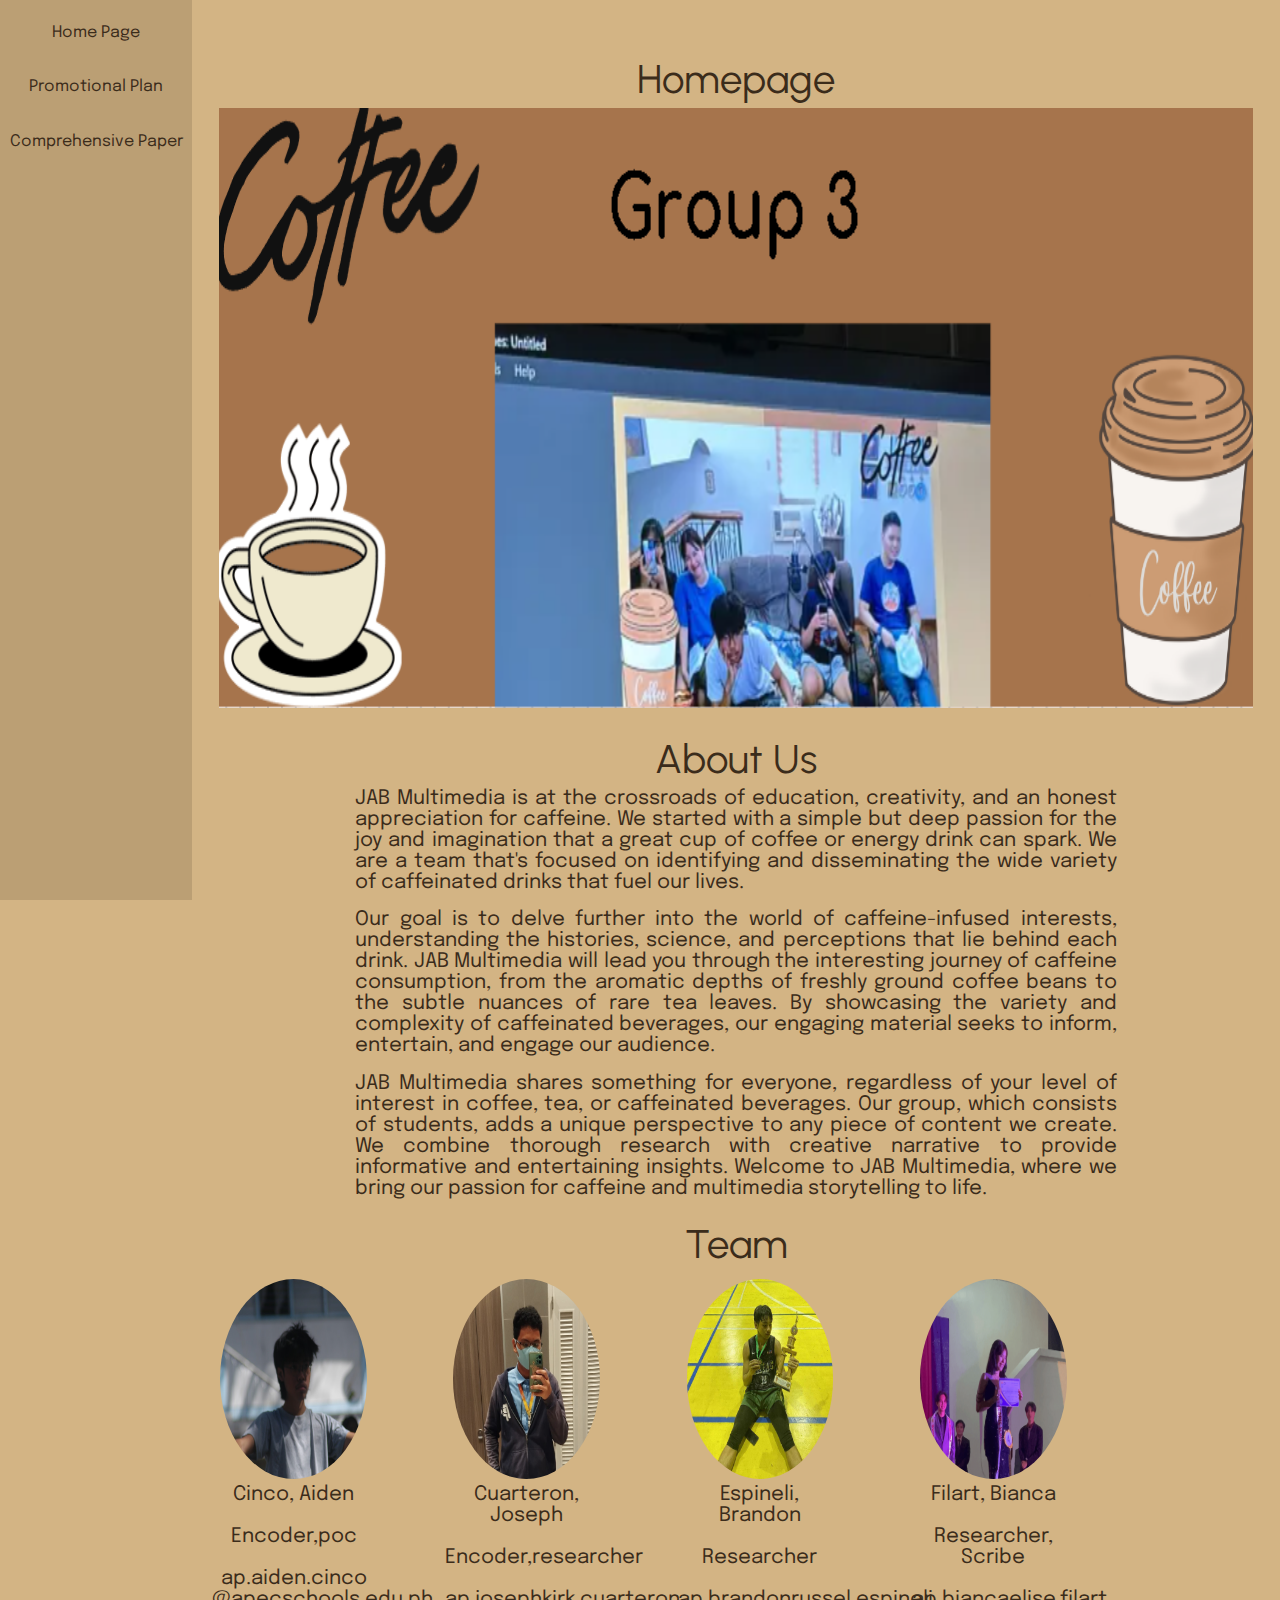
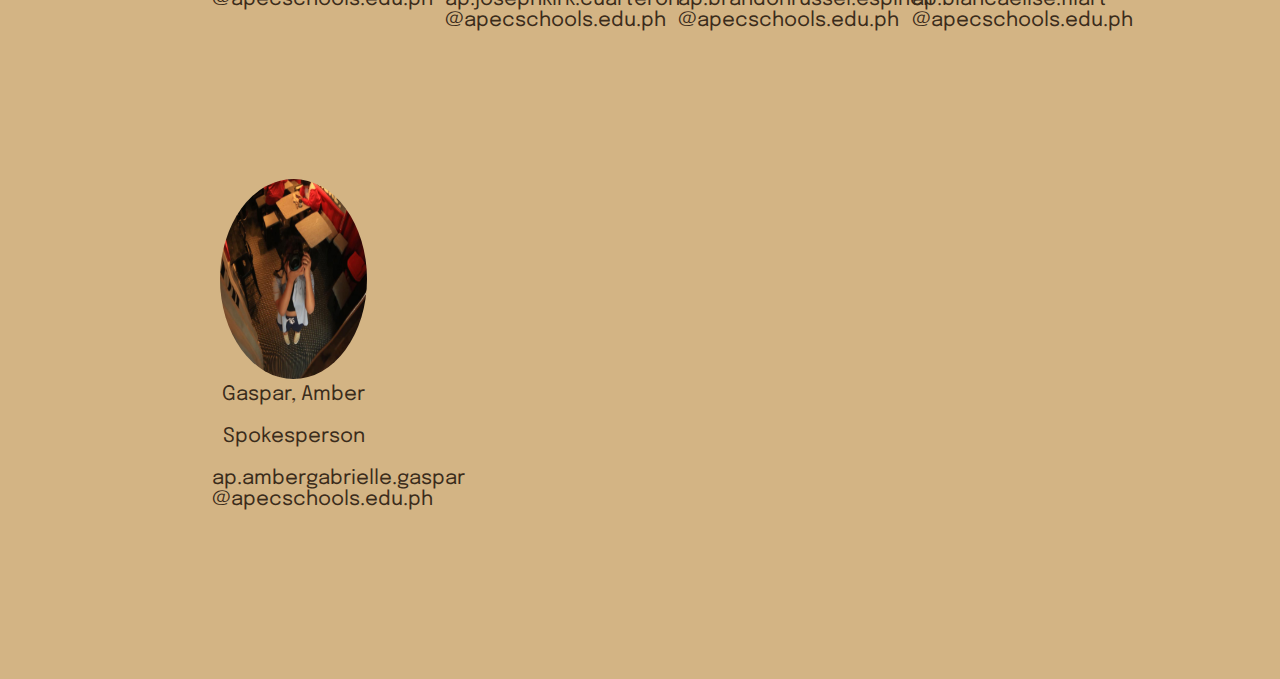
<file: index.html>
<!DOCTYPE html>
<html>
<head>

	<link rel="preconnect" href="https://fonts.googleapis.com">
	<link rel="preconnect" href="https://fonts.gstatic.com" crossorigin>
	<link href="https://fonts.googleapis.com/css2?family=Urbanist&display=swap" rel="stylesheet">

	<link rel="preconnect" href="https://fonts.googleapis.com">
	<link rel="preconnect" href="https://fonts.gstatic.com" crossorigin>
	<link href="https://fonts.googleapis.com/css2?family=Epilogue&display=swap" rel="stylesheet">
    <link rel="stylesheet" href="style.css">
</head>

<body bgcolor="#D3B484">

	<ul>
		<li><a href="index.html">Home Page</a></li>
		<li><a href="Q2.html">Promotional Plan</a></li>
		<li><a href="Comprehensive.html">Comprehensive Paper</a></li>
	  </ul>


<span>&nbsp;</span>

<div style="margin-left:15%">

<div class="title1">
	Homepage

<img src="Banner.png" alt="Banner"style="width:95%;height:600px;padding-top:0.5%;padding-bottom:0.5%;">

<div class="title1">
	About Us 

<div class="about">
	JAB Multimedia is at the crossroads of education, creativity, and an honest appreciation for caffeine. We started with a simple but deep passion for the joy and imagination that a great cup of coffee or energy drink can spark. We are a team that's focused on identifying and disseminating the wide variety of caffeinated drinks that fuel our lives. </div>

<div class="about">Our goal is to delve further into the world of caffeine-infused interests, understanding the histories, science, and perceptions that lie behind each drink. JAB Multimedia will lead you through the interesting journey of caffeine consumption, from the aromatic depths of freshly ground coffee beans to the subtle nuances of rare tea leaves. By showcasing the variety and complexity of caffeinated beverages, our engaging material seeks to inform, entertain, and engage our audience.</div>

<div class="about">JAB Multimedia shares something for everyone, regardless of your level of interest in coffee, tea, or caffeinated beverages. Our group, which consists of students, adds a unique perspective to any piece of content we create. We combine thorough research with creative narrative to provide informative and entertaining insights. Welcome to JAB Multimedia, where we bring our passion for caffeine and multimedia storytelling to life.</div>

<div class="title1">
	Team
	</div>

<div class="textmain">

	<div class="left">
		<img src="Aiden.png" alt="aiden"style="width:90%;height:40%;border-radius:110%;">
		Cinco, Aiden 
		<br>&nbsp;<br>
        Encoder,poc 
		<br>&nbsp;<br>
		ap.aiden.cinco<br>@apecschools.edu.ph
	</div>

	<div class="middle">
		<img src="Joseph.jpg" alt="Joseph"style="width:90%;height:40%;border-radius:110%;">
		Cuarteron, Joseph
		<br>&nbsp;<br>
        Encoder,researcher 
		<br>&nbsp;<br>
		ap.josephkirk.cuarteron<br>@apecschools.edu.ph
	</div>
	
	<div class="right">
		<img src="Brandon.jpg" alt="Joseph"style="width:90%;height:40%;border-radius:110%;">
		Espineli, Brandon
		<br>&nbsp;<br>
        Researcher
		<br>&nbsp;<br>
		ap.brandonrussel.espineli<br>@apecschools.edu.ph
	</div>

	<div class="left">
		<img src="Bianca.png" alt="Joseph"style="width:90%;height:40%;border-radius:110%;">
		Filart, Bianca
		<br>&nbsp;<br>
        Researcher, Scribe 
		<br>&nbsp;<br>
		ap.biancaelise.filart<br>@apecschools.edu.ph
	</div>

	<div class="right">
		<img src="Amber.jpg" alt="Joseph"style="width:90%;height:40%;border-radius:110%;">
		Gaspar, Amber
		<br>&nbsp;<br>
		Spokesperson
		<br>&nbsp;<br>
		ap.ambergabrielle.gaspar<br>@apecschools.edu.ph
	</div>

</div>

<script>
// variables
var navigationBars = document.querySelectorAll(".navigationbars");

// resize functions
function resizeNavigationBars() {
	for (let i = 0; i < navigationBars.length; i++) {
		if (window.innerHeight >= window.innerWidth) {
			navigationBars[i].style.width = window.innerWidth / 4 + "px";
			let navigationBarSize = navigationBars[i].getBoundingClientRect();
			navigationBars[i].style.height = navigationBarSize.width * 0.25 + "px";
			navigationBarSize = navigationBars[i].getBoundingClientRect();
			navigationBars[i].style.fontSize = navigationBarSize.height * 0.6 + "px";
		} else {
			navigationBars[i].style.width = window.innerWidth / 4 + "px";
			let navigationBarSize = navigationBars[i].getBoundingClientRect();
			navigationBars[i].style.height = navigationBarSize.width * 0.15 + "px";
			navigationBarSize = navigationBars[i].getBoundingClientRect();
			navigationBars[i].style.fontSize = navigationBarSize.height * 0.6 + "px";
		}
	}
}

// event listeners

window.addEventListener("load", resizeNavigationBars);
window.addEventListener("resize", resizeNavigationBars);

</script>
</body>
</html>
</file>
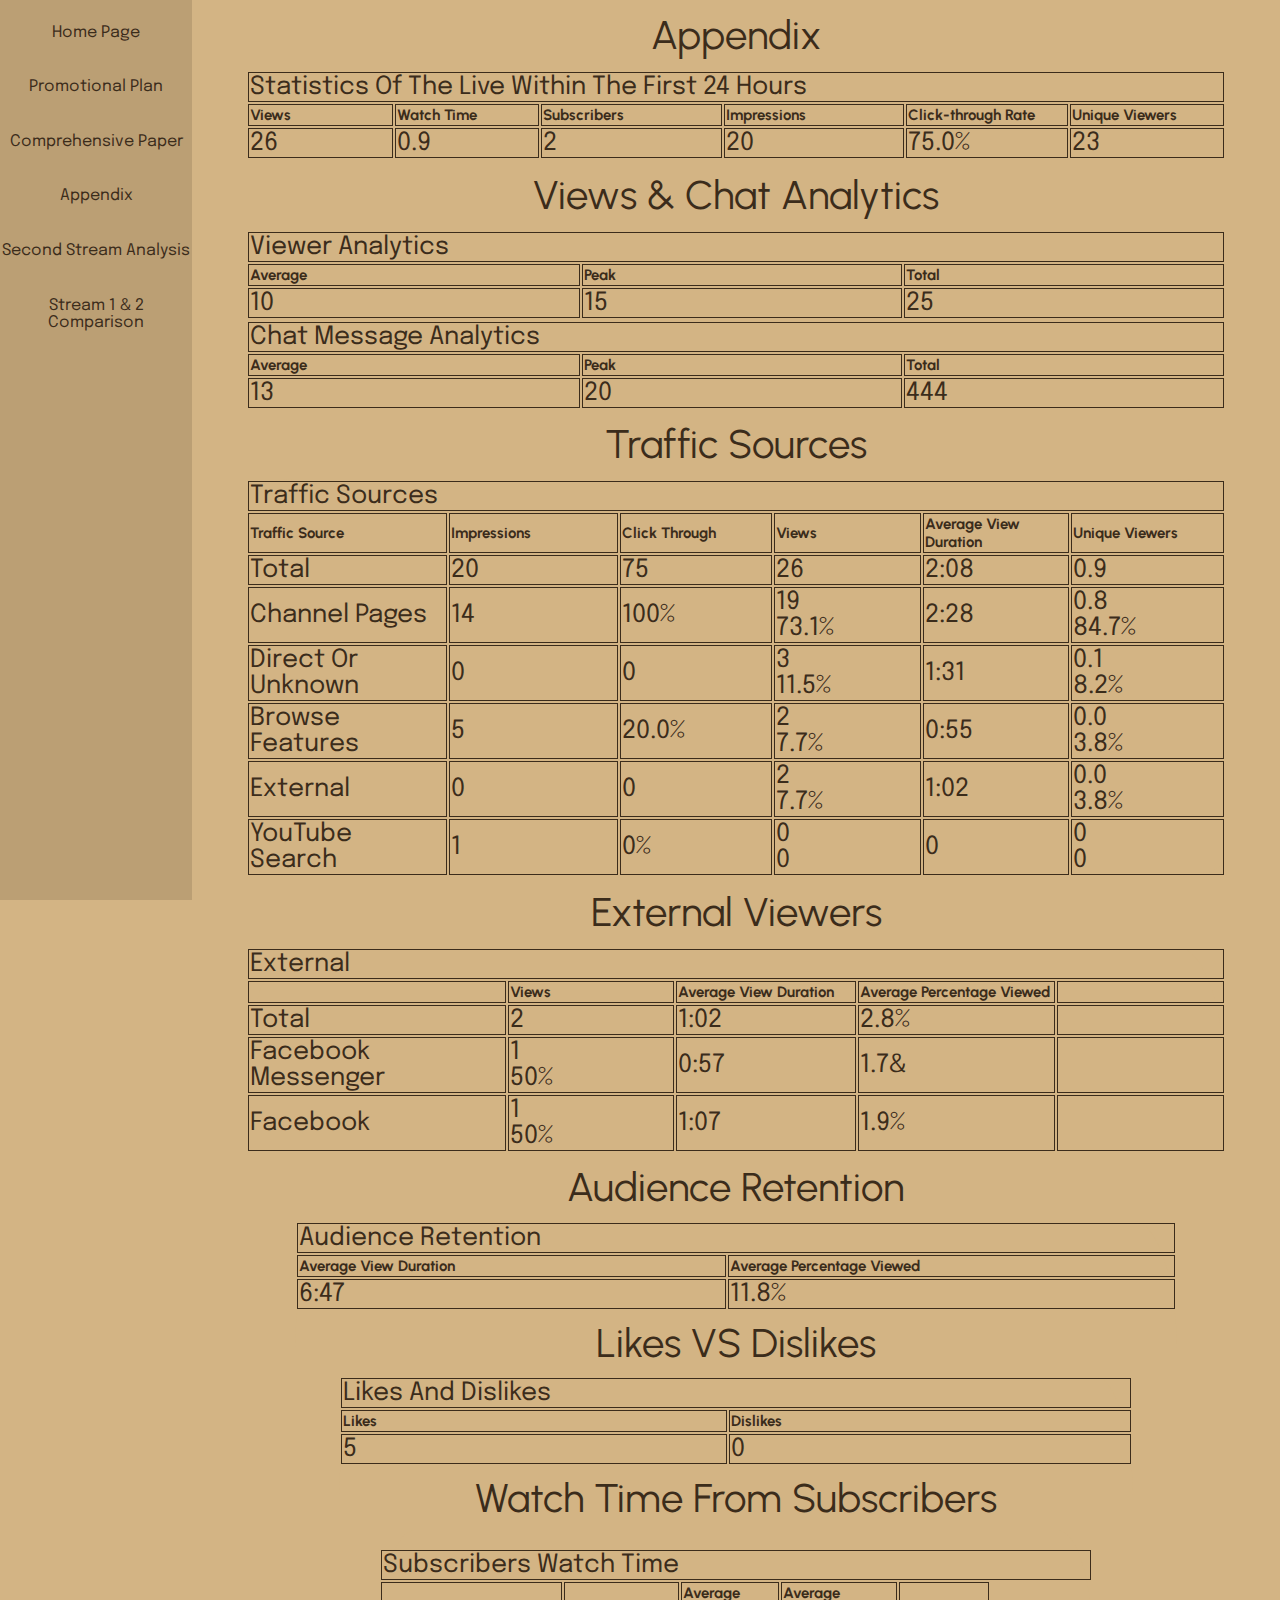
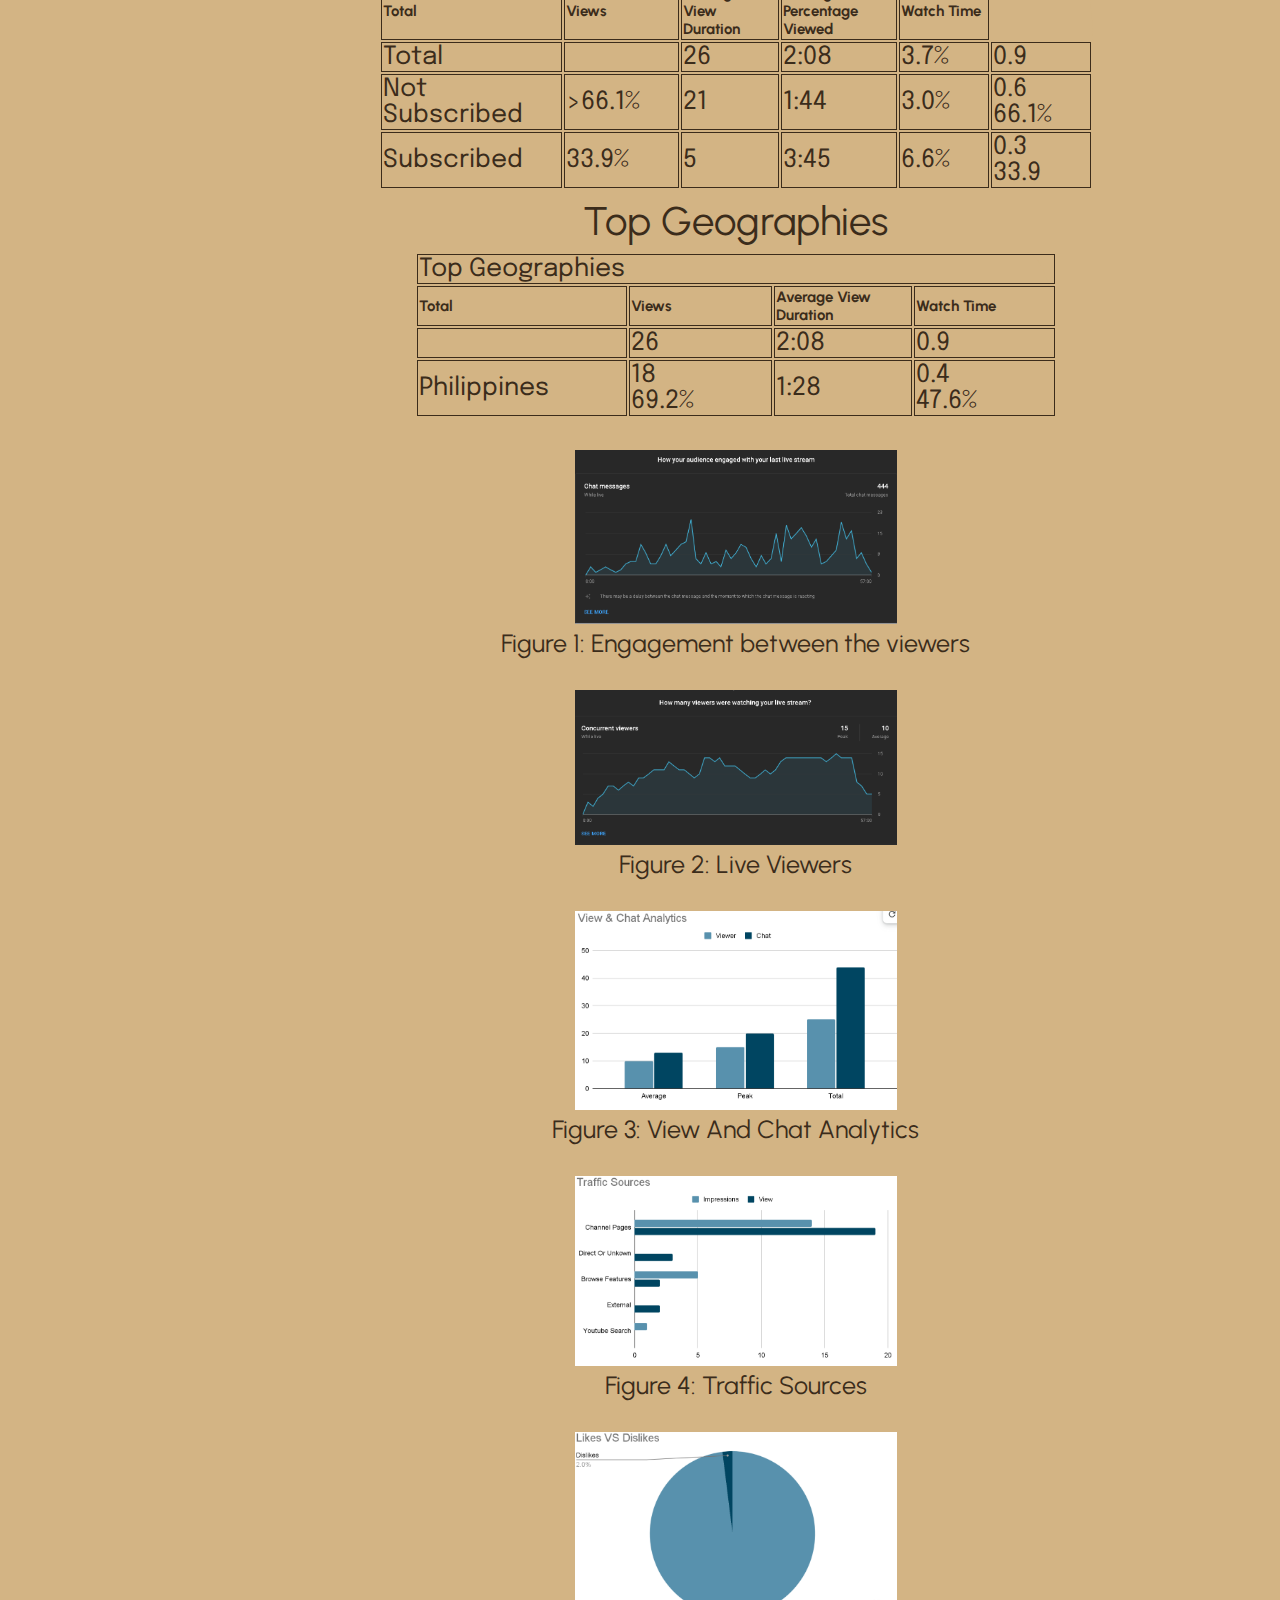
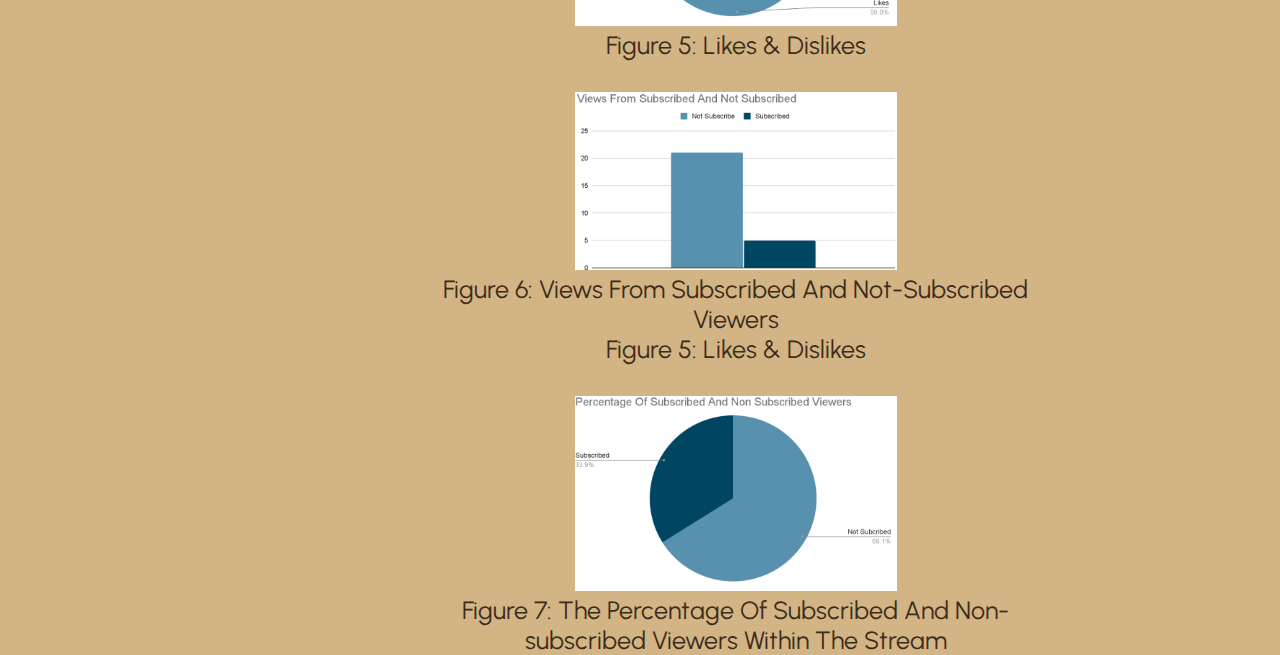
<file: appendix.html>
<!DOCTYPE html>
<html>

    <head>

        <link rel="preconnect" href="https://fonts.googleapis.com">
        <link rel="preconnect" href="https://fonts.gstatic.com" crossorigin>
        <link href="https://fonts.googleapis.com/css2?family=Urbanist&display=swap" rel="stylesheet">
    
        <link rel="preconnect" href="https://fonts.googleapis.com">
        <link rel="preconnect" href="https://fonts.gstatic.com" crossorigin>
        <link href="https://fonts.googleapis.com/css2?family=Epilogue&display=swap" rel="stylesheet">
        <link rel="stylesheet" href="style.css">
    </head>

    <body bgcolor="#D3B484">
    

        <ul>
            <li><a href="Home.html">Home Page</a></li>
            <li><a href="Q2.html">Promotional Plan</a></li>
            <li><a href="Comprehensive.html">Comprehensive Paper</a></li>
            <li><a href="appendix.html">Appendix</a></li>
            <li><a href="stream-analysis2.html">Second Stream Analysis</a></li>
                <li><a href="stream-comparison.html">Stream 1 & 2 Comparison</a></li>
          </ul>


          <div style="margin-left:15%;">
          <div class="title1">Appendix</div>

          <div id="textcontainer">
            <table>
                <tr>
                    <td colspan="6">Statistics Of The Live Within The First 24 Hours</td>
                  </tr>
                <tr>
                  <th>Views</th>
                  <th>Watch Time</th>
                  <th>Subscribers</th>
                  <th>Impressions</th>
                  <th>Click-through Rate</th>
                  <th>Unique Viewers</th>
                </tr>
                <tr>
                  <td>26</td>
                  <td>0.9</td>
                  <td>2</td>
                  <td>20</td>
                  <td>75.0%</td>
                  <td>23</td>
              </table>
            </div>

            <div class="title1">Views & Chat Analytics</div>

            <div id="textcontainer">
              <table>
                  <tr>
                      <td colspan="6">Viewer Analytics</td>
                    </tr>
                  <tr>
                    <th>Average</th>
                    <th>Peak</th>
                    <th>Total</th>
                  </tr>
                  <tr>
                    <td>10</td>
                    <td>15</td>
                    <td>25</td>
                    </tr>
                    </table>

                    <table>
                <td colspan="6">Chat Message Analytics</td>
                
                <tr>
                  <th>Average</th>
                  <th>Peak</th>
                  <th>Total</th>
                </tr>
                <tr>
                    <td>13</td>
                    <td>20</td>
                    <td>444</td>
                </table>
                
              </div>

              <div class="title1">Traffic Sources</div>

              <div id="textcontainer">
                <table>
                    <tr>
                        <td colspan="6">Traffic Sources</td>
                      </tr>
                    <tr>
                    <th>Traffic Source</th>
                    <th>Impressions</th>
                    <th>Click Through</th>
                    <th>Views</th>
                    <th>Average View Duration</th>
                    <th>Unique Viewers</th>
                    </tr>
                    <tr>
                    <td>Total</td>
                    <td>20</td>
                    <td>75</td>
                    <td>26</td>
                    <td>2:08</td>
                    <td>0.9</td>
                    </tr>
                    <tr>
                    <td>Channel Pages</td>
                    <td>14</td>
                    <td>100%</td>
                    <td>19
                        <br>73.1%
                    </td>
                    <td>2:28</td>
                    <td>0.8
                        <br>84.7%
                    </td>
                    </tr>
                    <tr>
                    <td>Direct Or Unknown </td>
                    <td>0</td>
                    <td>0</td>
                    <td>3
                        <br>11.5%
                    </td>
                    <td>1:31</td>
                    <td>0.1
                        <br>8.2%
                    </td>
                    </tr>
                    <tr>
                    <td>Browse Features </td>
                    <td>5</td>
                    <td>20.0%</td>
                    <td>2
                        <br>7.7%
                    </td>
                    <td>0:55</td>
                    <td>0.0
                        <br>3.8%
                    </td>

                    </tr>
                    <tr>
                    <td>External </td>
                    <td>0</td>
                    <td>0</td>
                    <td>2
                        <br>7.7%
                    </td>
                    <td>1:02</td>
                    <td>0.0
                        <br>3.8%
                    </td>
                    </tr>

                    </tr>
                    <tr>
                    <td>YouTube Search</td>
                    <td>1</td>
                    <td>0%</td>
                    <td>0
                        <br>0
                    </td>
                    <td>0</td>
                    <td>0
                        <br>0
                    </td>
                    </tr>
                  </table>
                </div>

                <div class="title1">External Viewers</div>

                <div id="textcontainer">
                    <table>
                    <tr>
                    <td colspan="6">External</td>
                    </tr>
                    <tr>
                    <th><br></th>
                    <th>Views</th>
                    <th>Average View Duration</th>
                    <th>Average Percentage Viewed</th>
                    <th><br></th>
                    </tr>
                    <tr>
                    <td>Total</td>
                    <td>2</td>
                    <td>1:02</td>
                    <td>2.8%</td>
                    <td><br></td>
                    </tr>
                    <tr>
                    <td>Facebook Messenger</td>
                    <td>1
                    <br>50%
                    </td>
                    <td>0:57</td>
                    <td>1.7&</td>
                    <td><br></td>
                    </tr>
                    <tr>
                    <td>Facebook</td>
                    <td>1
                    <br>50%
                    </td>
                    <td>1:07</td>
                    <td>1.9%</td>
                    <td><br></td>
                    </tr>
                    </table>

                        <div class="title1">Audience Retention</div>
                        
                        <div id="textcontainer">
                        <table>
                        <tr>
                        <td colspan="6">Audience Retention</td>
                        </tr>
                        <tr>
                        <th>Average View Duration</th>
                        <th>Average Percentage Viewed</th>
                        </tr>
                        <tr>
                        <td>6:47</td>
                        <td>11.8%</td>
                        </tr>
                        </table>

                        <div class="title1">Likes VS Dislikes</div>
                        
                        <div id="textcontainer">
                        <table>
                        <tr>
                        <td colspan="6">Likes And Dislikes</td>
                        </tr>
                        <tr>
                        <th>Likes</th>
                        <th>Dislikes</th>
                        </tr>
                        <tr>
                        <td>5</td>
                        <td>0</td>
                        </tr>
                        </table>

                        <div class="title1">Watch Time From Subscribers</div>
                        
                        <div id="textcontainer">
                        <table>
                        <tr>
                        <td colspan="6">Subscribers Watch Time</td>
                        </tr>
                        <tr>
                        <th>Total</th>
                        <th>Views</th>
                        <th>Average View Duration</th>
                        <th>Average Percentage Viewed</th>
                        <th>Watch Time</th>
                        <br>
                        </tr>
                        <tr>
                        <td>Total</td>
                        <td><br></td>
                        <td>26</td>
                        <td>2:08</td>
                        <td>3.7%</td>
                        <td>0.9</td>
                        </tr>
                        <tr>
                        <td>Not Subscribed</td>
                        <td>>66.1%</td>
                        <td>21</td>
                        <td>1:44</td>
                        <td>3.0%</td>
                        <td>0.6
                            <br>66.1%
                        </td>
                        </tr>
                        <tr>
                        <td>Subscribed</td>
                        <td>33.9%</td>
                        <td>5</td>
                        <td>3:45</td>
                        <td>6.6%</td>
                        <td>0.3
                            <br>33.9
                        </td>
                        </tr>
                        </table>

                        <div class="title1">Top Geographies</div>

                        <div id="textcontainer">
                        <table>
                        <tr>
                        <td colspan="6">Top Geographies</td>
                        </tr>
                        <tr>
                        <th>Total</th>
                        <th>Views</th>
                        <th>Average View Duration</th>
                        <th>Watch Time</th>
                        </tr>
                        <tr>
                        <td><br></td>
                        <td>26</td>
                        <td>2:08</td>
                        <td>0.9</td>
                        </tr>
                        <tr>
                        <td>Philippines</td>
                        <td>18
                            <br>69.2%
                        </td>
                        <td>1:28</td>
                        <td>0.4
                            <br>47.6%
                        </td>
                        </tr>
                        </table>

                        <center>
                         <img src="figure1.png" alt="Figure1"style="width:50%;height:50%;align;padding-top:5%;">     
                    
                        <div class="subtitle3">Figure 1: Engagement between the viewers </div>
                        
                        <img src="figure2.png" alt="Figure2"style="width:50%;height:50%;align;padding-top:5%;">  
                        
                        <div class="subtitle3">Figure 2: Live Viewers</div>
                        
                        <img src="figure3.png" alt="Figure3"style="width:50%;height:50%;align;padding-top:5%;">  
                                               
                        <div class="subtitle3">Figure 3: View And Chat Analytics</div>
                        <img src="Figure4.png" alt="Figure4"style="width:50%;height:50%;align;padding-top:5%;">  
                                            
                        <div class="subtitle3">Figure 4: Traffic Sources</div>
                        <img src="Figure5.png" alt="Figure5"style="width:50%;height:50%;align;padding-top:5%;">  
                                             
                        <div class="subtitle3">Figure 5: Likes & Dislikes</div>
                        <img src="Figure6.png" alt="Figure6"style="width:50%;height:50%;align;padding-top:5%;">  
                                                
                        <div class="subtitle3">Figure 6: Views From Subscribed And Not-Subscribed Viewers</div> 
                                               
                        <div class="subtitle3">Figure 5: Likes & Dislikes</div>
                        <img src="Figure7.png" alt="Figure6"style="width:50%;height:50%;align;padding-top:5%;">  
                                              
                        <div class="subtitle3">Figure 7: The Percentage Of Subscribed And Non-subscribed Viewers Within The Stream </div>  
                                                                                                 
                    </center>  
                </div>
                </div>
</body>
</html>
</file>
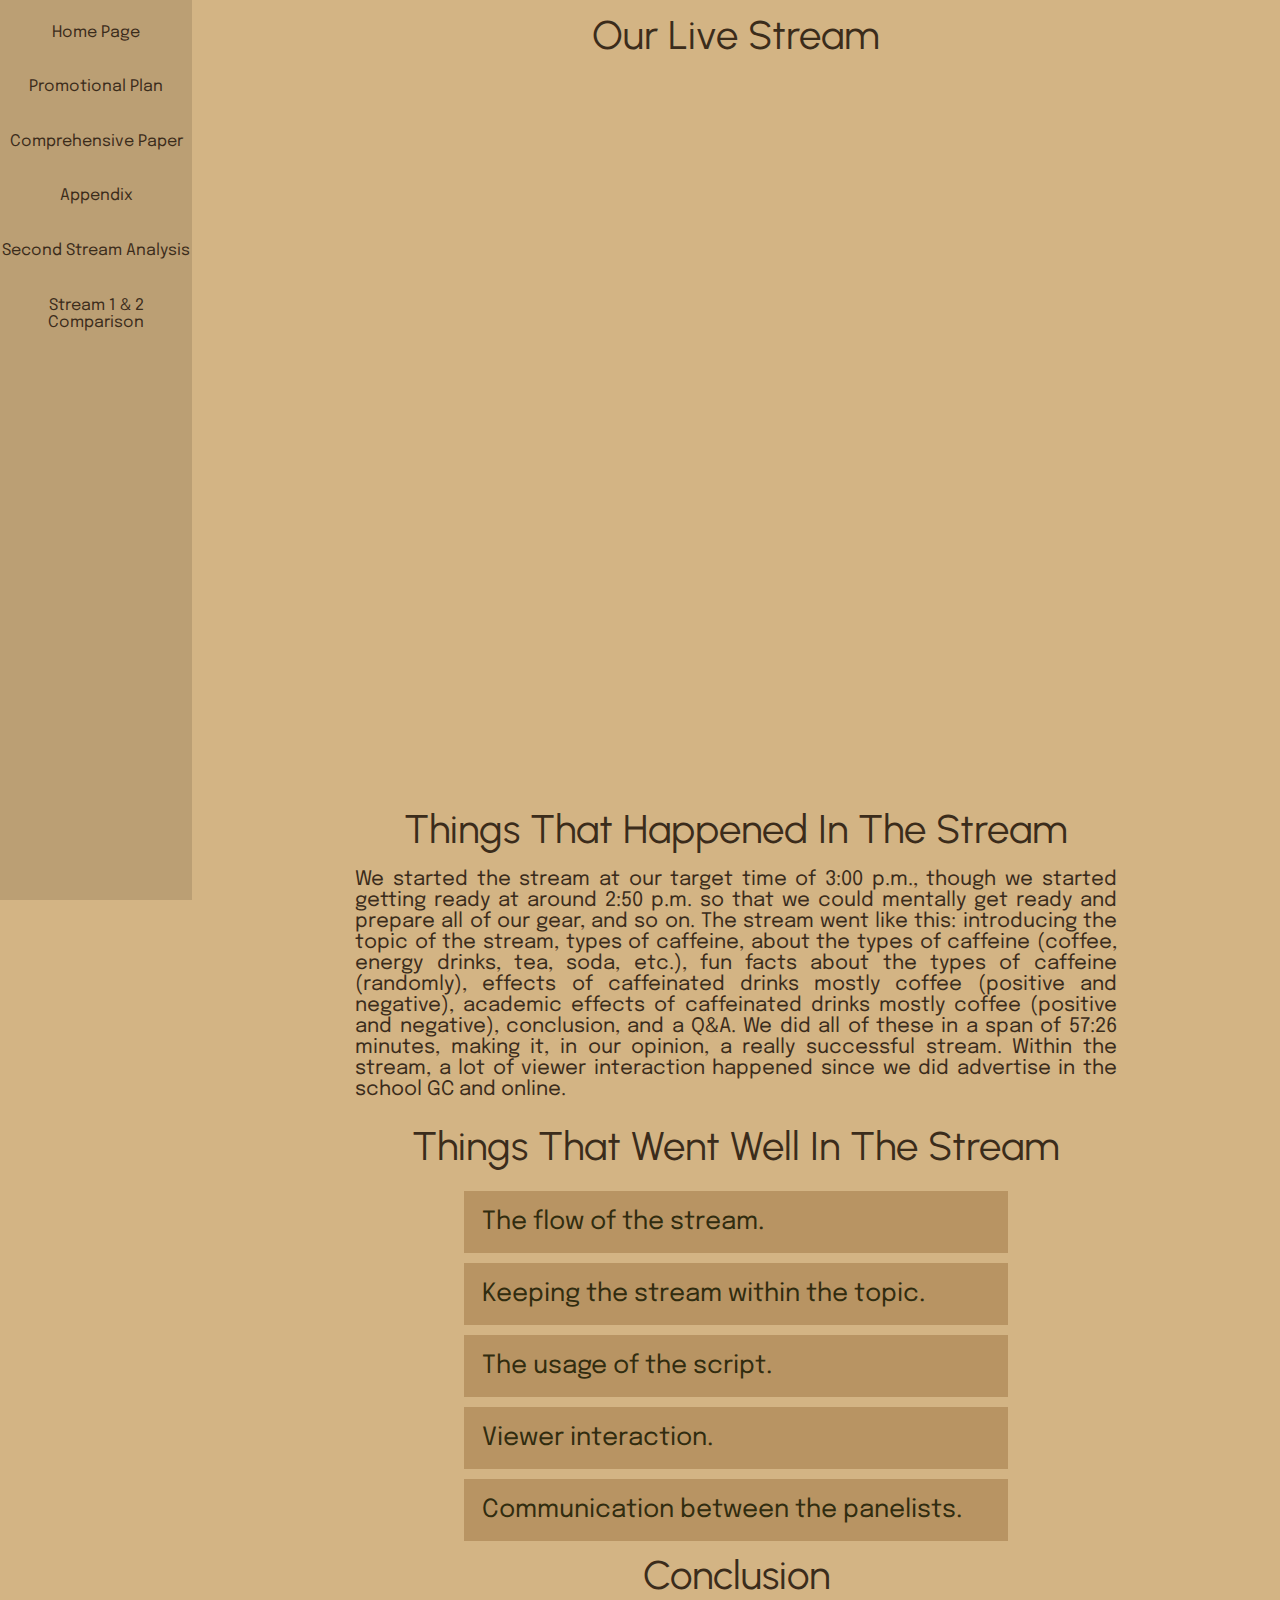
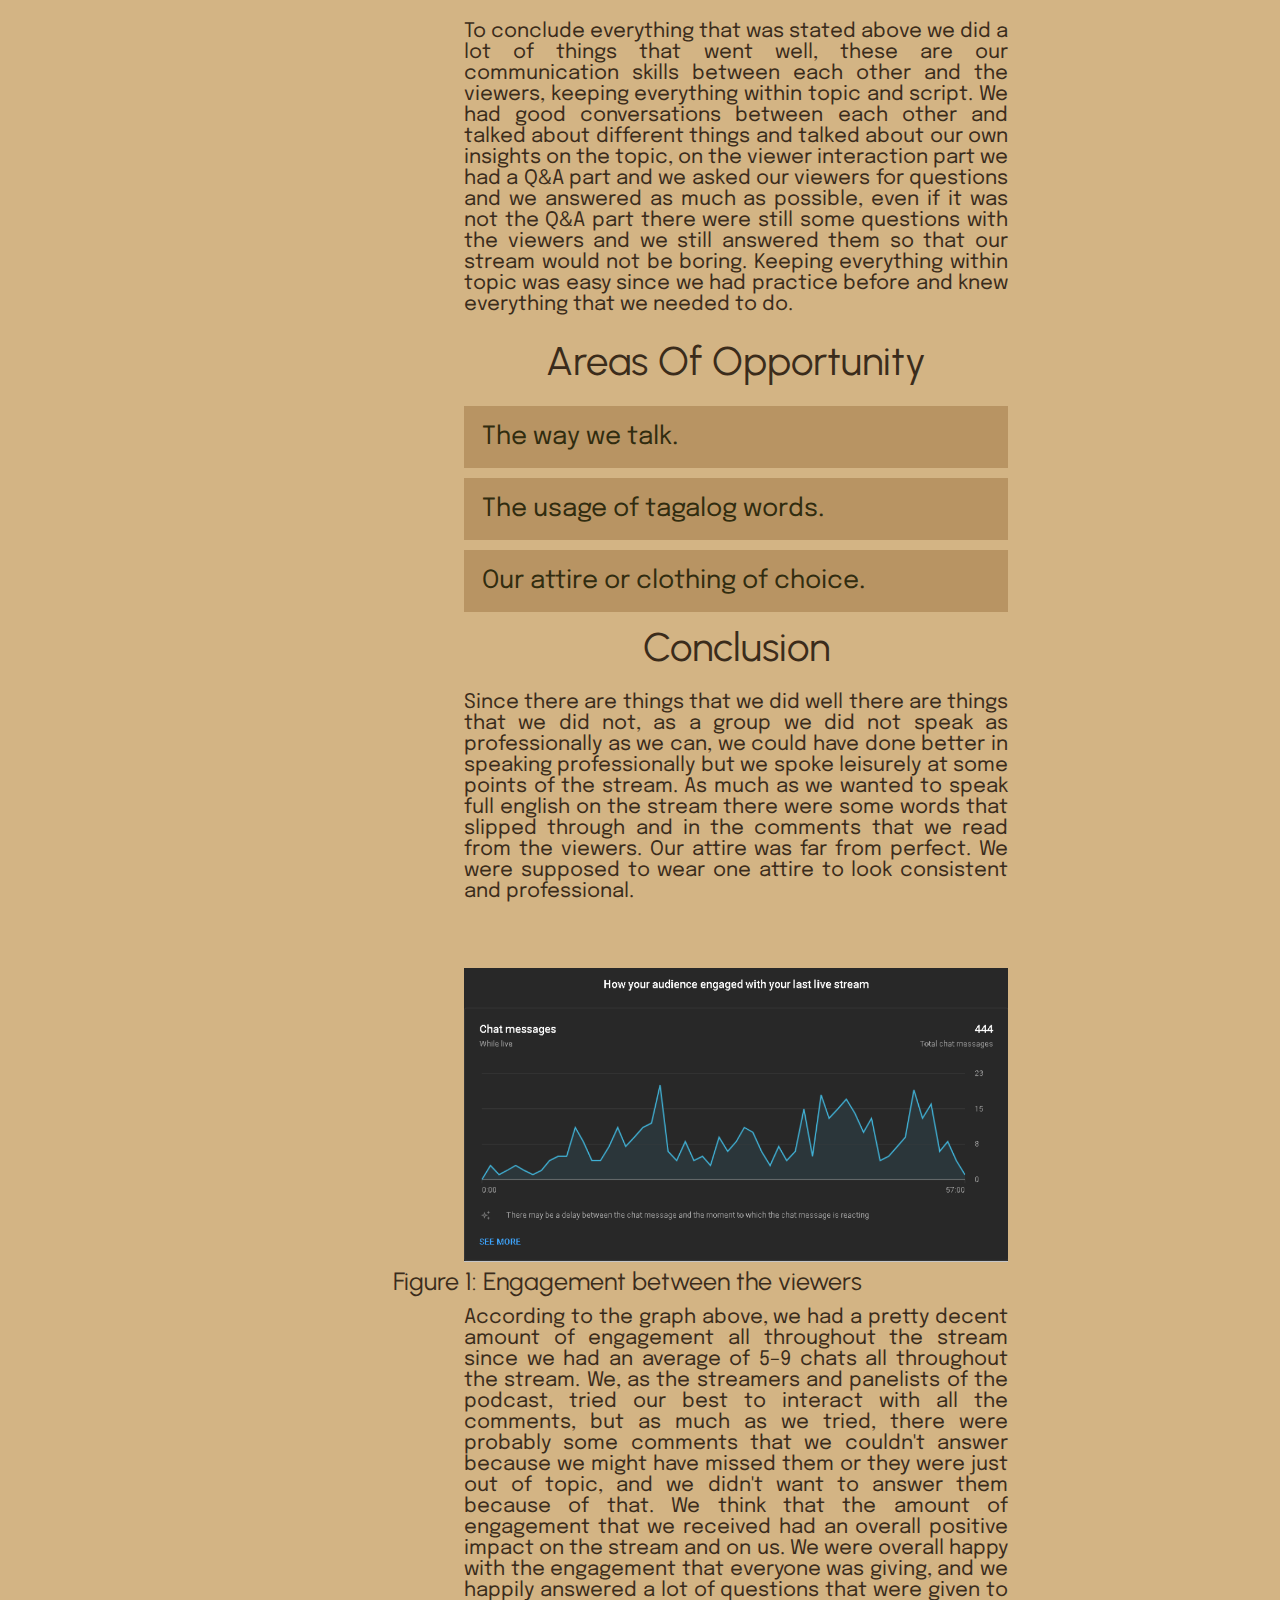
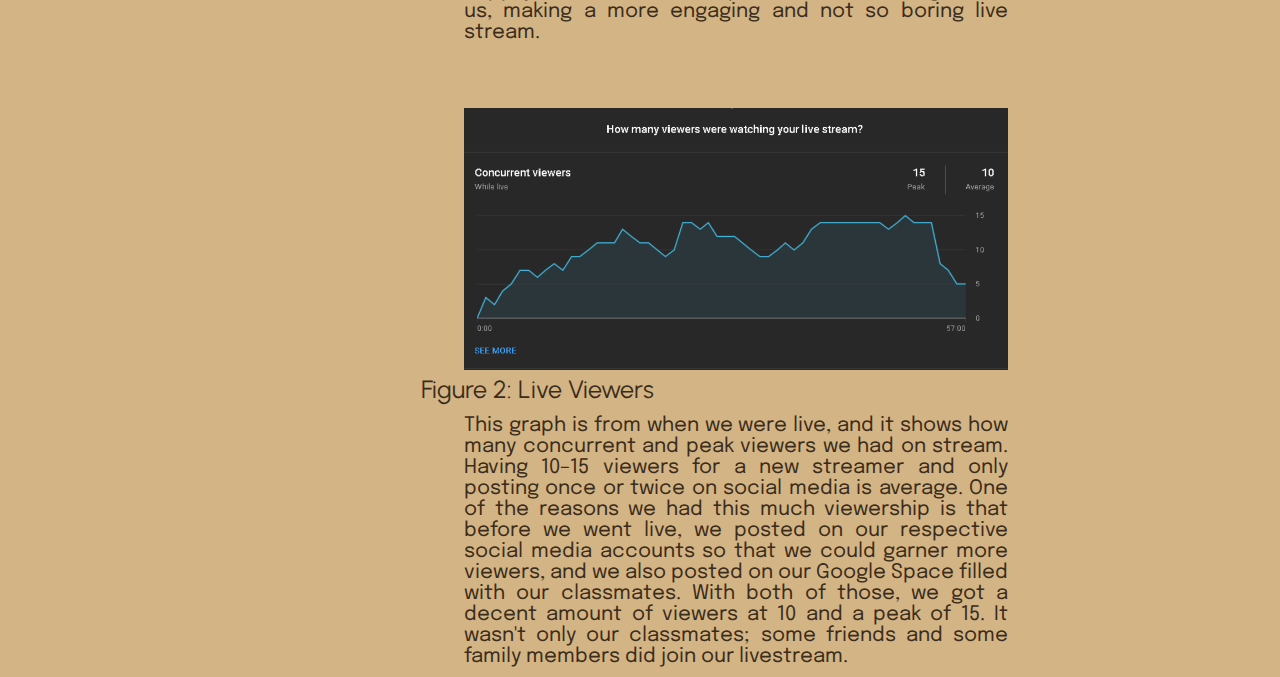
<file: Comprehensive.html>
<!DOCTYPE html>
<html>

    <head>

        <link rel="preconnect" href="https://fonts.googleapis.com">
        <link rel="preconnect" href="https://fonts.gstatic.com" crossorigin>
        <link href="https://fonts.googleapis.com/css2?family=Urbanist&display=swap" rel="stylesheet">
    
        <link rel="preconnect" href="https://fonts.googleapis.com">
        <link rel="preconnect" href="https://fonts.gstatic.com" crossorigin>
        <link href="https://fonts.googleapis.com/css2?family=Epilogue&display=swap" rel="stylesheet">
        <link rel="stylesheet" href="style.css">
    </head>

    <body bgcolor="#D3B484">
    

        <ul>
            <li><a href="Home.html">Home Page</a></li>
            <li><a href="Q2.html">Promotional Plan</a></li>
            <li><a href="Comprehensive.html">Comprehensive Paper</a></li>
            <li><a href="appendix.html">Appendix</a></li>
            <li><a href="stream-analysis2.html">Second Stream Analysis</a></li>
            <li><a href="stream-comparison.html">Stream 1 & 2 Comparison</a></li>
          </ul>

<div style="margin-left:15%">      
<div class="title1">Our Live Stream</div>

<center>
<iframe width="1280" height="720" src="https://www.youtube.com/embed/x3m_3-k2d20" title="Jab Multimedia || Caffeinated drinks" frameborder="0" allow="accelerometer; autoplay; clipboard-write; encrypted-media; gyroscope; picture-in-picture; web-share" allowfullscreen></iframe>
</center>

<div class="title1">Things That Happened In The Stream</div>

<div class="about">
  We started the stream at our target time of 3:00 p.m., though we started getting ready at around 2:50 p.m. so that we could mentally get ready and prepare all of our gear, and so on. The stream went like this: introducing the topic of the stream, types of caffeine, about the types of caffeine (coffee, energy drinks, tea, soda, etc.), fun facts about the types of caffeine (randomly), effects of caffeinated drinks mostly coffee (positive and negative), academic effects of caffeinated drinks mostly coffee (positive and negative), conclusion, and a Q&A. We did all of these in a span of 57:26 minutes, making it, in our opinion, a really successful stream. Within the stream, a lot of viewer interaction happened since we did advertise in the school GC and online. 
</div>

<div class="title1">Things That Went Well In The Stream</div>
<center>
<button class="collapsible">The flow of the stream. </button>
            <div class="content">
            <p>We followed our set time for starting, the topics, and most of the script. We may have gone off-script, but we still kept it within our topic.</p>
            </div>

            <button class="collapsible">Keeping the stream within the topic.</button>
            <div class="content">
            <p>Keeping the conversations within topic was not hard since we all had practice before the stream so that we could execute the stream as best as we could and without a lot of out-of-topic parts.</p>
            </div>

            <button class="collapsible">The usage of the script.</button>
            <div class="content">
                <p>We as a group made sure that we knew what was in the script, how long the script would last, and to what extent we could prolong our conversations. We might not have used the script to its full extent since we wanted to add our own insights with the guidance of the script and the research we have done.</p>
            </div>
            <button class="collapsible">Viewer interaction.</button>
            <div class="content">
            <p>We interacted with our viewers really well; most of the time spent was with the Q&A. In the last part, we even stopped the flow of the stream just to interact with the viewers at some points in the stream.</p>
            </div>

            <button class="collapsible">Communication between the panelists. </button>
            <div class="content">
            <p>Since our stream was a podcast and we all needed to have good conversations so that the stream wouldn't be boring and dull, we achieved that to a certain extent since we were still nervous and this was our first time doing a live stream. I think we did pretty well. We took our insights and shared them with everyone, making sure that everyone got a chance to say what's on their mind.</p>
            </div>
</center>

            <div class="title1">Conclusion</div>
            <div class="figuretext">
              To conclude everything that was stated above we did a lot of things that went well, these are our communication skills between each other and the viewers, keeping everything within topic and script. We had good conversations between each other and talked about different things and talked about our own insights on the topic, on the viewer interaction part we had a Q&A part and we asked our viewers for questions and we answered as much as possible, even if it was not the Q&A part there were still some questions with the viewers and we still answered them so that our stream would not be boring. Keeping everything within topic was easy since we had practice before and knew everything that we needed to do. 
            </div>

            <div class="title1">Areas Of Opportunity</div>
            <center>
            <button class="collapsible">The way we talk.</button>
                        <div class="content">
                        <p>We did our best to speak as professionally as we could, but at some points in the stream, it got lost in our minds that we still had to be professional, and we spoke more in a leisurely way.</p>
                        </div>
            
                        <button class="collapsible">The usage of tagalog words.</button>
                        <div class="content">
                        <p>Our plan was to speak full English and no Tagalog at all, but just like the way we wanted to talk, some Tagalog words got to slip through, and we spoke a little bit of Tagalog, counting the comments from the viewers; some of them were in Tagalog, and as much as we wanted to translate them, it was too hard to do it on the spot.</p>
                        </div>
            
                        <button class="collapsible">Our attire or clothing of choice.</button>
                        <div class="content">
                            <p>Just like the two other points above, we think that our attire needs more work and needs to be more presentable. Though we all think that our attire is fine since it is what we are all comfortable with and what we want to wear, we did have a plan for what we needed to wear, and that was our school uniform, so that we looked consistent, but that was not followed, and we all wore different things.</p>
                        </div>  
            </center>
            
                        <div class="title1">Conclusion</div>
                        <div class="figuretext">
                          Since there are things that we did well there are things that we did not, as a group we did not speak as professionally as we can, we could have done better in speaking professionally but we spoke leisurely at some points of the stream. As much as we wanted to speak full english on the stream there were some words that slipped through and in the comments that we read from the viewers. Our attire was far from perfect. We were supposed to wear one attire to look consistent and professional. 
                        </div>

<center>

<img src="figure1.png" alt="Figure1"style="width:50%;height:50%;align;padding-top:5%;">     

</center>

<div class="subtitle">Figure 1: Engagement between the viewers </div>

<div class="figuretext">According to the graph above, we had a pretty decent amount of engagement all throughout the stream since we had an average of 5–9 chats all throughout the stream. We, as the streamers and panelists of the podcast, tried our best to interact with all the comments, but as much as we tried, there were probably some comments that we couldn't answer because we might have missed them or they were just out of topic, and we didn't want to answer them because of that. We think that the amount of engagement that we received had an overall positive impact on the stream and on us. We were overall happy with the engagement that everyone was giving, and we happily answered a lot of questions that were given to us, making a more engaging and not so boring live stream.</div>


<center>
<img src="figure2.png" alt="Figure2"style="width:50%;height:50%;align;padding-top:5%;">  
</center>

<div class="subtitle2">Figure 2: Live Viewers</div>

<div class="figuretext">This graph is from when we were live, and it shows how many concurrent and peak viewers we had on stream. Having 10–15 viewers for a new streamer and only posting once or twice on social media is average. One of the reasons we had this much viewership is that before we went live, we posted on our respective social media accounts so that we could garner more viewers, and we also posted on our Google Space filled with our classmates. With both of those, we got a decent amount of viewers at 10 and a peak of 15. It wasn't only our classmates; some friends and some family members did join our livestream.</div>
</div>  
            <script>
                var coll = document.getElementsByClassName("collapsible");
                var i;

                for (i = 0; i < coll.length; i++) {
                coll[i].addEventListener("click", function() {
                    this.classList.toggle("active");
                    var content = this.nextElementSibling;
                    if (content.style.maxHeight){
                    content.style.maxHeight = null;
                    } else {
                    content.style.maxHeight = content.scrollHeight + "px";
                    } 
                });
                }
            </script>

</body>
</html>
</file>
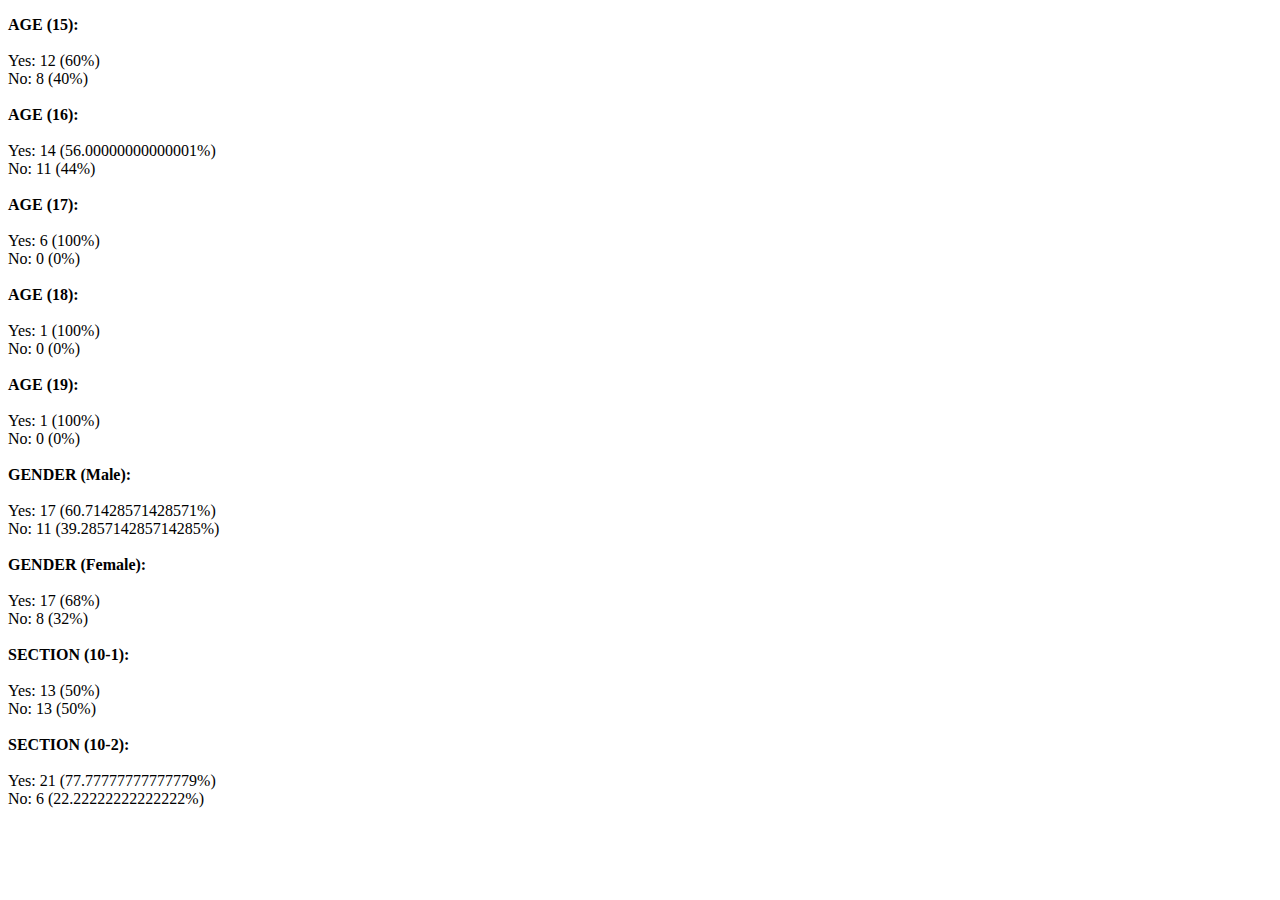
<file: data-organization.html>
<!DOCTYPE html>
<html>
<body>

<p></p>

<script>

// Variables
var p = document.querySelector("p");
var m = "Male";
var f = "Female";
var s1 = "10-1";
var s2 = "10-2";
var answers = [
	"No", "Yes", "Yes", "No",
	"No", "No", "No", "Yes", "No",
	"Yes", "No", "No", "No", "Yes",
	"Yes", "Yes", "Yes", "Yes", "No",
	"Yes", "Yes", "No", "Yes", "Yes",
	"Yes", "Yes", "Yes", "Yes", "No",
	"Yes", "Yes", "Yes", "Yes", "Yes",
	"Yes", "Yes", "No", "No", "Yes",
	"Yes", "No", "Yes", "Yes", "No",
	"Yes", "No", "No", "Yes", "Yes",
	"Yes", "Yes", "Yes", "No"
];
var sections = [
	s1, s2, s1, s1,
	s1, s1, s1, s1, s1,
	s1, s1, s1, s1, s2,
	s2, s2, s2, s1, s1,
	s1, s1, s1, s1, s1,
	s1, s1, s1, s2, s2,
	s2, s2, s2, s1, s1,
	s2, s2, s1, s1, s2,
	s2, s2, s2, s2, s2,
	s2, s2, s2, s2, s2,
	s2, s2, s2, s2
];
var sectionTypes = [s1, s2];
var sectionYes = [0, 0];
var sectionNo = [0, 0];
var genders = [
	m, m, m, m,
	f, f, m, f, f,
	f, m, f, f, f,
	m, f, m, m, m,
	m, m, m, m, m,
	f, f, f, f, m,
	f, m, m, f, m,
	f, f, m, m, m,
	f, m, f, f, f,
	f, m, f, m, f,
	m, m, m, f
];
var genderTypes = [m, f];
var genderYes = [0, 0];
var genderNo = [0, 0];
var ages = [
	16, 15, 16, 15, 
	16, 15, 15, 17, 16, 
	16, 16, 16, 15, 16,
	16, 16, 17, 15, 16,
	15, 15, 16, 15, 15,
	15, 16, 16, 16, 16,
	15, 15, 16, 15, 17,
	16, 15, 16, 16, 16,
	17, 15, 15, 17, 15,
	16, 16, 15, 16, 17,
	19, 18, 16, 15
];
var ageCount = [];
var ageCountYes = [];
var ageCountNo = [];

// Age Data
for (let i = 0; i < ages.length; i++) {
	/* Check how many ages are there */
	if (ageCount.indexOf(ages[i]) == -1) {
		ageCount.push(ages[i]);
	}
}

for (let i = 0; i < ageCount.length; i++) {
	ageCountYes.push(0);
	ageCountNo.push(0);
}

function organizeAgeCount(index) {
	let prevNum = 0;
	let nextNum = 0;
	for (let i = 0; i < ageCount.length; i++) {
		prevNum = ageCount[index];
		nextNum = ageCount[i];
		if (ageCount[index] > ageCount[i] && index < i) {
			ageCount[index] = nextNum;
			ageCount[i] = prevNum;
			index = i;
		}
	}
}

for (let i = 0; i < ageCount.length; i++) {
	organizeAgeCount(i);
}

function checkAgeAnswers() {
	for (let i = 0; i < ages.length; i++) {
		let index = ageCount.indexOf(ages[i]);
		if (answers[i] == "Yes") {
			ageCountYes[index]++;
		} else {
			ageCountNo[index]++;
		}
	}
}
checkAgeAnswers();

// Gender Data
function checkGenderAnswers() {
	for (let i = 0; i < genders.length; i++) {
		let index = genderTypes.indexOf(genders[i]);
		if (answers[i] == "Yes") {
			genderYes[index]++;
		} else {
			genderNo[index]++;
		}
	}
}
checkGenderAnswers();

// Section Data
function checkSectionAnswers() {
	for (let i = 0; i < sections.length; i++) {
		let index = sectionTypes.indexOf(sections[i]);
		if (answers[i] == "Yes") {
			sectionYes[index]++;
		} else {
			sectionNo[index]++;
		}
	}
}
checkSectionAnswers();

// Display Text
function displayText() {
	// Ages
	for (let i = 0; i < ageCount.length; i++) {
		/* total respondants in a specific age demographic */
		let totalRespondents = ageCountYes[i] + ageCountNo[i];
		p.innerHTML += '<b>' + "AGE (" + ageCount[i] + "):" + '</b>' + '<br><br>';
		p.innerHTML += "Yes: " + ageCountYes[i] + " (" + ((ageCountYes[i] / totalRespondents) * 100) + "%)" + '<br>';
		p.innerHTML += "No: " + ageCountNo[i] + " (" + ((ageCountNo[i] / totalRespondents) * 100) + "%)" + '<br><br>';
	}
	// Genders
	for (let i = 0; i < genderTypes.length; i++) {
		/* total respondants in a specific gender demographic */
		let totalRespondents = genderYes[i] + genderNo[i];
		p.innerHTML += '<b>' + "GENDER (" + genderTypes[i] + "):" + '</b>' + '<br><br>';
		p.innerHTML += "Yes: " + genderYes[i] + " (" + ((genderYes[i] / totalRespondents) * 100) + "%)" + '<br>';
		p.innerHTML += "No: " + genderNo[i] + " (" + ((genderNo[i] / totalRespondents) * 100) + "%)" + '<br><br>';
	}
	// Sections
	for (let i = 0; i < sectionTypes.length; i++) {
		/* total respondants in a specific section demographic */
		let totalRespondents = sectionYes[i] + sectionNo[i];
		p.innerHTML += '<b>' + "SECTION (" + sectionTypes[i] + "):" + '</b>' + '<br><br>';
		p.innerHTML += "Yes: " + sectionYes[i] + " (" + ((sectionYes[i] / totalRespondents) * 100) + "%)" + '<br>';
		p.innerHTML += "No: " + sectionNo[i] + " (" + ((sectionNo[i] / totalRespondents) * 100) + "%)" + '<br><br>';
	}
}
displayText();

</script>
</body>
</html>
</file>
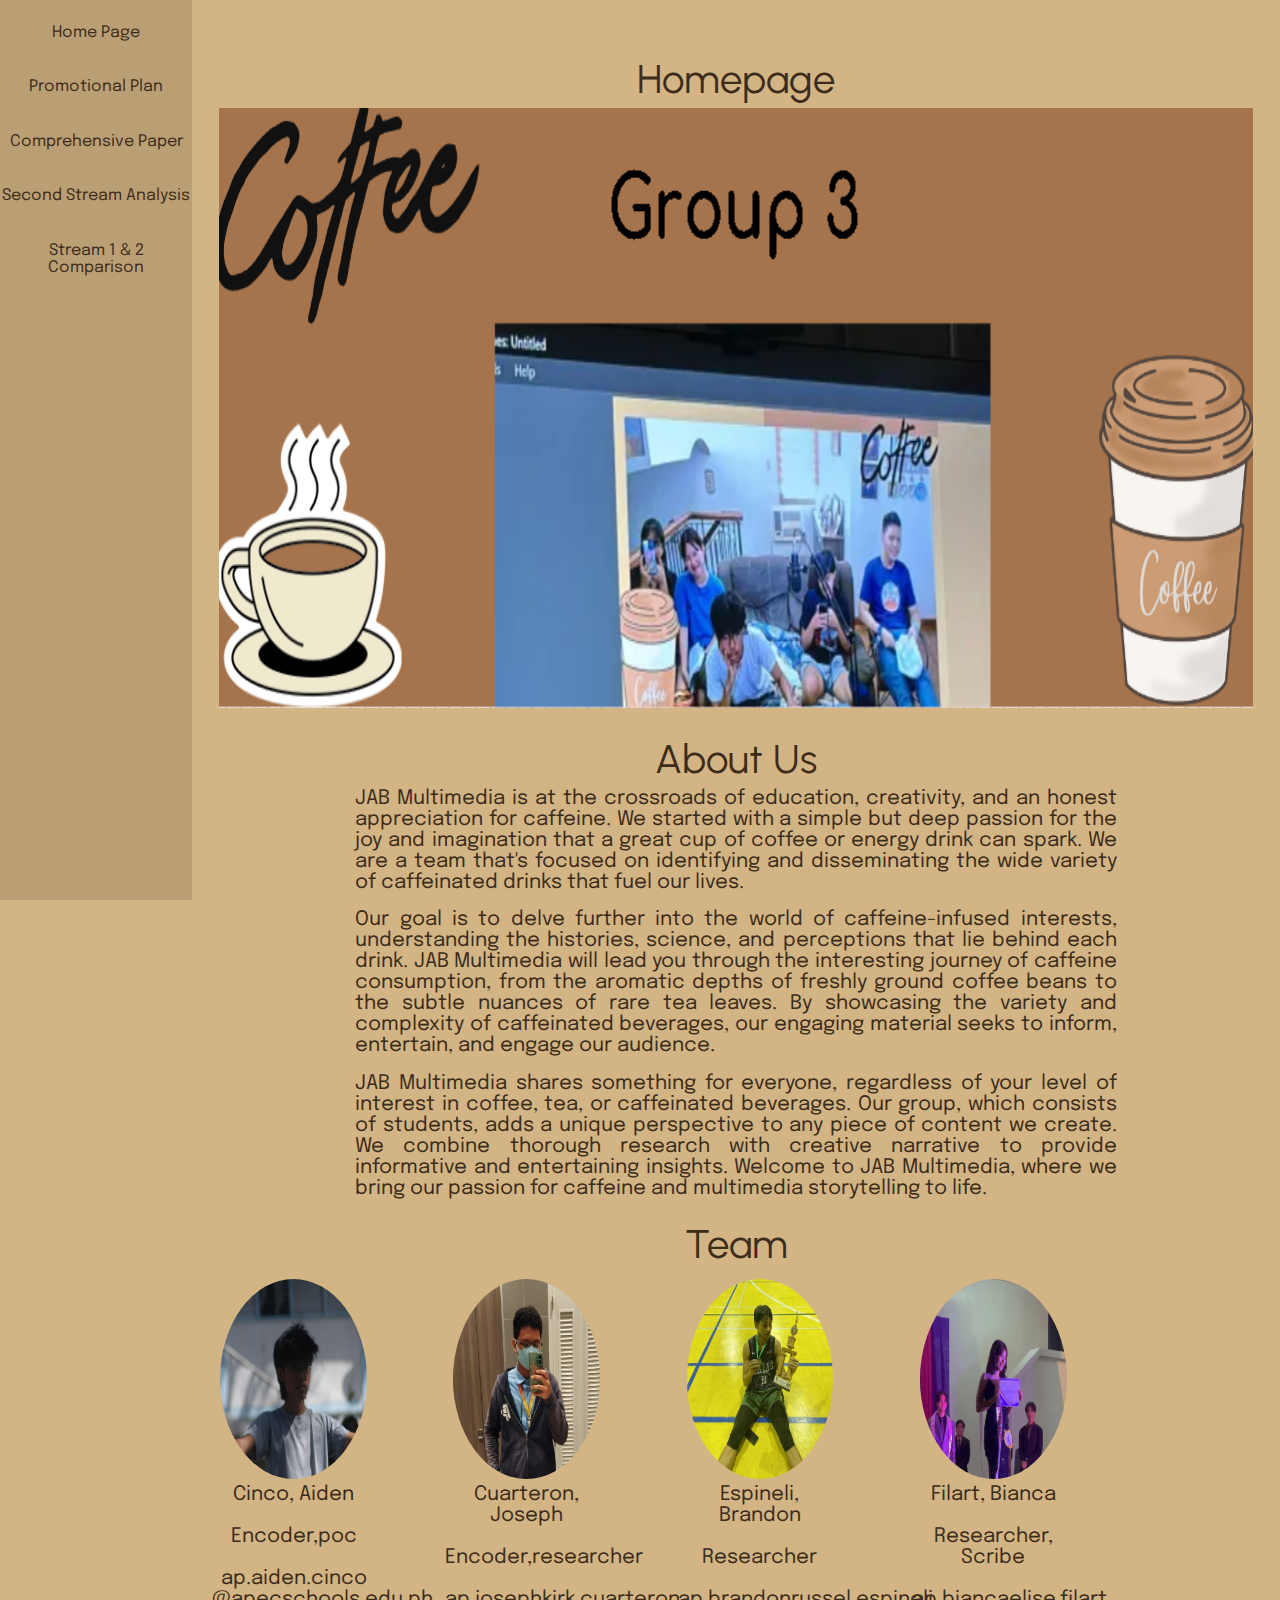
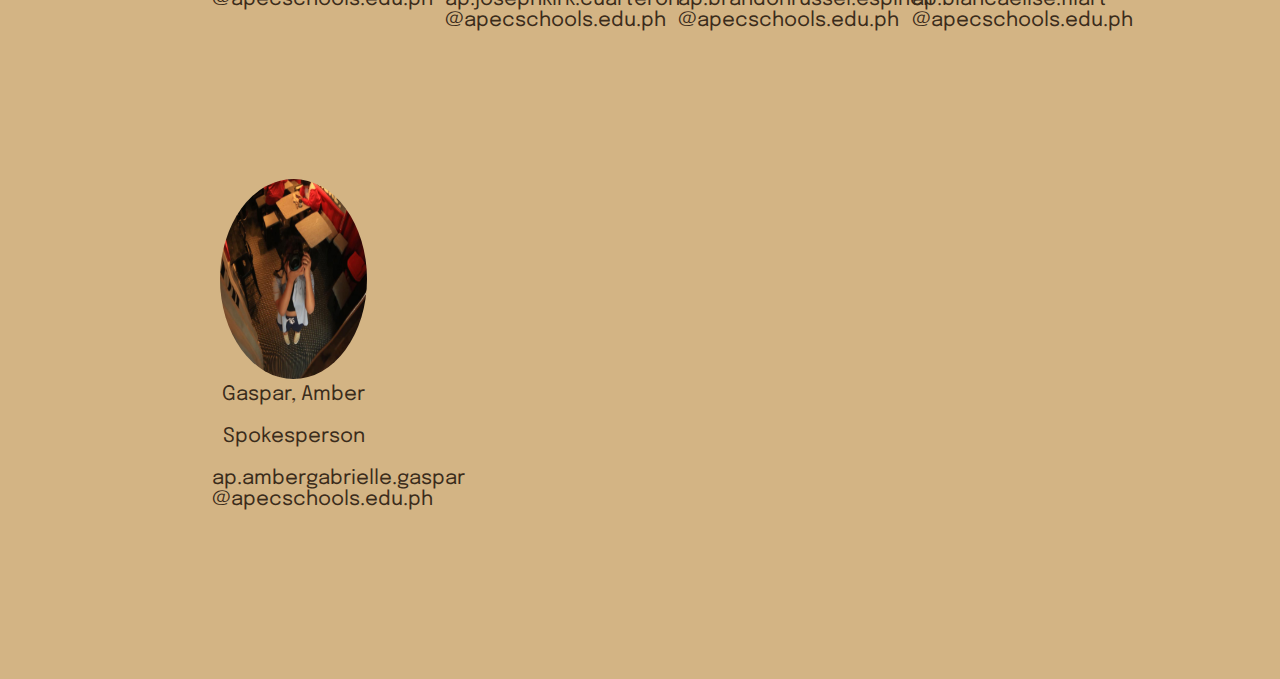
<file: Home.html>
<!DOCTYPE html>
<html>
<head>

	<link rel="preconnect" href="https://fonts.googleapis.com">
	<link rel="preconnect" href="https://fonts.gstatic.com" crossorigin>
	<link href="https://fonts.googleapis.com/css2?family=Urbanist&display=swap" rel="stylesheet">

	<link rel="preconnect" href="https://fonts.googleapis.com">
	<link rel="preconnect" href="https://fonts.gstatic.com" crossorigin>
	<link href="https://fonts.googleapis.com/css2?family=Epilogue&display=swap" rel="stylesheet">
    <link rel="stylesheet" href="style.css">
</head>

<body bgcolor="#D3B484">

	<ul>
		<li><a href="Home.html">Home Page</a></li>
		<li><a href="Q2.html">Promotional Plan</a></li>
		<li><a href="Comprehensive.html">Comprehensive Paper</a></li>
        <li><a href="stream-analysis2.html">Second Stream Analysis</a></li>
            <li><a href="stream-comparison.html">Stream 1 & 2 Comparison</a></li>
	  </ul>


<span>&nbsp;</span>

<div style="margin-left:15%">

<div class="title1">
	Homepage

<img src="Banner.png" alt="Banner"style="width:95%;height:600px;padding-top:0.5%;padding-bottom:0.5%;">

<div class="title1">
	About Us 

<div class="about">
	JAB Multimedia is at the crossroads of education, creativity, and an honest appreciation for caffeine. We started with a simple but deep passion for the joy and imagination that a great cup of coffee or energy drink can spark. We are a team that's focused on identifying and disseminating the wide variety of caffeinated drinks that fuel our lives. </div>

<div class="about">Our goal is to delve further into the world of caffeine-infused interests, understanding the histories, science, and perceptions that lie behind each drink. JAB Multimedia will lead you through the interesting journey of caffeine consumption, from the aromatic depths of freshly ground coffee beans to the subtle nuances of rare tea leaves. By showcasing the variety and complexity of caffeinated beverages, our engaging material seeks to inform, entertain, and engage our audience.</div>

<div class="about">JAB Multimedia shares something for everyone, regardless of your level of interest in coffee, tea, or caffeinated beverages. Our group, which consists of students, adds a unique perspective to any piece of content we create. We combine thorough research with creative narrative to provide informative and entertaining insights. Welcome to JAB Multimedia, where we bring our passion for caffeine and multimedia storytelling to life.</div>

<div class="title1">
	Team
	</div>

<div class="textmain">

	<div class="left">
		<img src="Aiden.png" alt="Aiden"style="width:90%;height:40%;border-radius:110%;">
		Cinco, Aiden 
		<br>&nbsp;<br>
        Encoder,poc 
		<br>&nbsp;<br>
		ap.aiden.cinco<br>@apecschools.edu.ph
	</div>

	<div class="middle">
		<img src="Joseph.jpg" alt="Joseph"style="width:90%;height:40%;border-radius:110%;">
		Cuarteron, Joseph
		<br>&nbsp;<br>
        Encoder,researcher 
		<br>&nbsp;<br>
		ap.josephkirk.cuarteron<br>@apecschools.edu.ph
	</div>
	
	<div class="right">
		<img src="Brandon.jpg" alt="Brandon"style="width:90%;height:40%;border-radius:110%;">
		Espineli, Brandon
		<br>&nbsp;<br>
        Researcher
		<br>&nbsp;<br>
		ap.brandonrussel.espineli<br>@apecschools.edu.ph
	</div>

	<div class="left">
		<img src="Bianca.png" alt="Bianca"style="width:90%;height:40%;border-radius:110%;">
		Filart, Bianca
		<br>&nbsp;<br>
        Researcher, Scribe 
		<br>&nbsp;<br>
		ap.biancaelise.filart<br>@apecschools.edu.ph
	</div>

	<div class="right">
		<img src="Amber.jpg" alt="Amber"style="width:90%;height:40%;border-radius:110%;">
		Gaspar, Amber
		<br>&nbsp;<br>
		Spokesperson
		<br>&nbsp;<br>
		ap.ambergabrielle.gaspar<br>@apecschools.edu.ph
	</div>

</div>

</body>
</html>
</file>
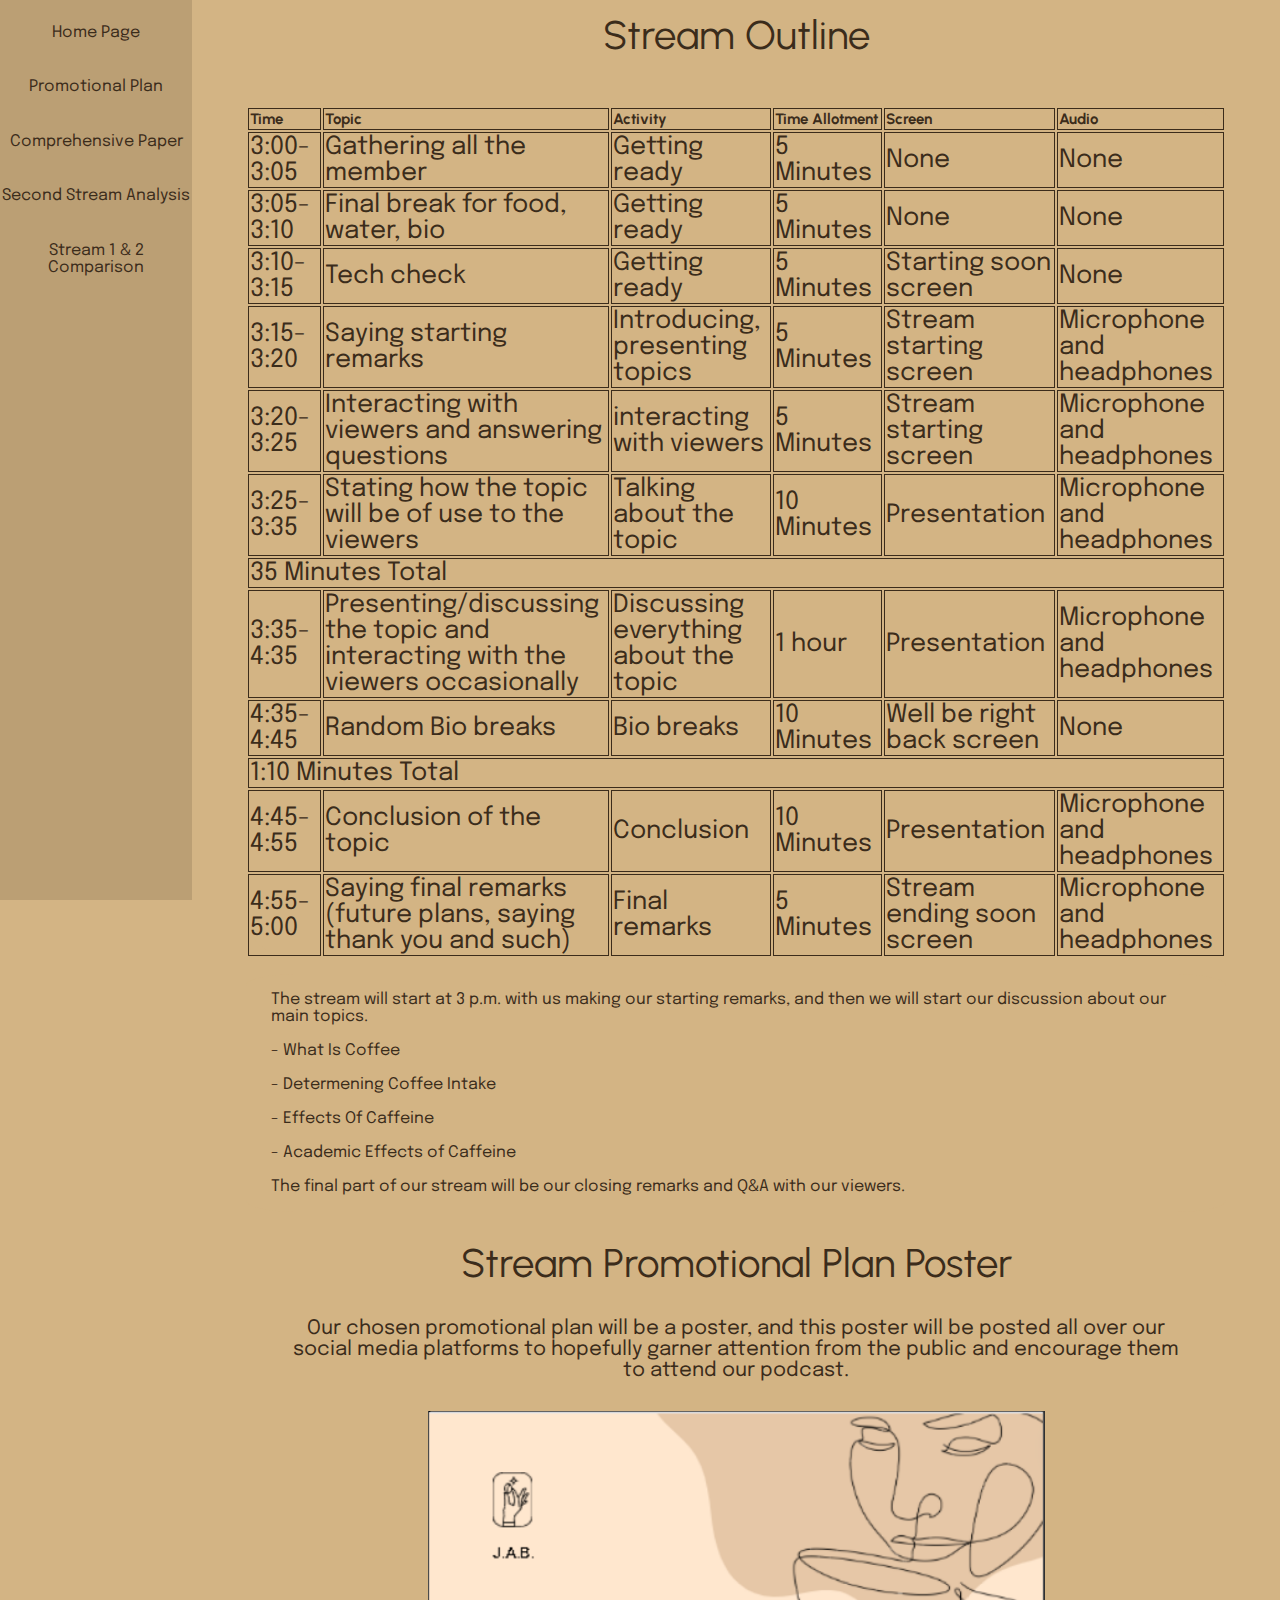
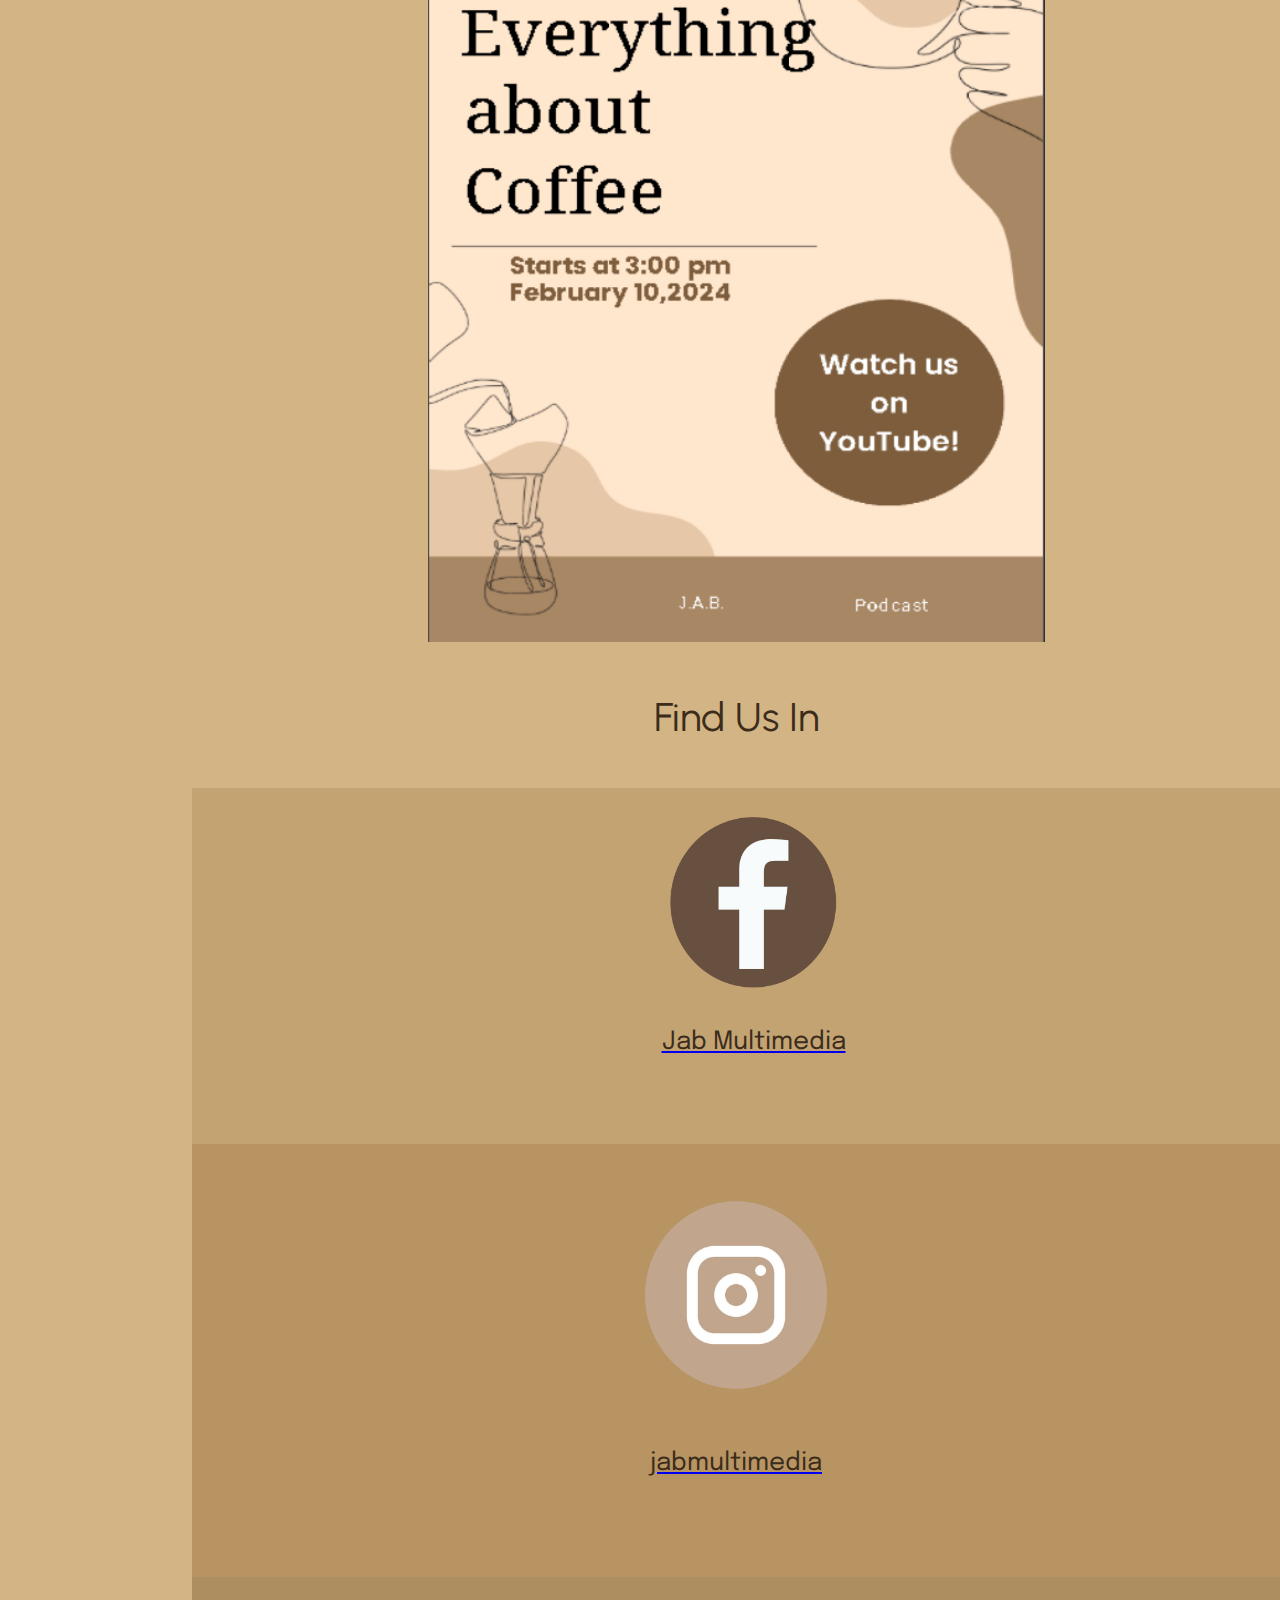
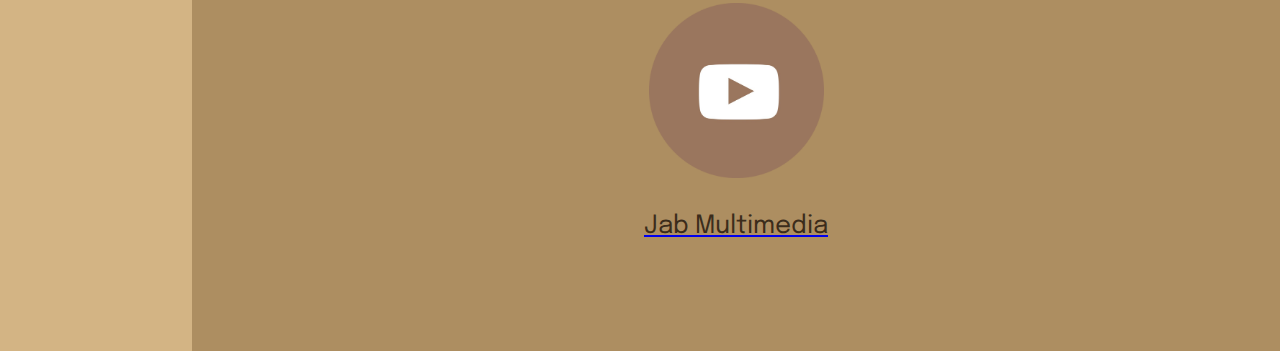
<file: Q2.html>
<!DOCTYPE html>
<html>
<head>

	<link rel="preconnect" href="https://fonts.googleapis.com">
	<link rel="preconnect" href="https://fonts.gstatic.com" crossorigin>
	<link href="https://fonts.googleapis.com/css2?family=Urbanist&display=swap" rel="stylesheet">

	<link rel="preconnect" href="https://fonts.googleapis.com">
	<link rel="preconnect" href="https://fonts.gstatic.com" crossorigin>
	<link href="https://fonts.googleapis.com/css2?family=Epilogue&display=swap" rel="stylesheet">
    <link rel="stylesheet" href="style.css">
</head>

<body bgcolor="#D3B484">

	<ul>
		<li><a href="Home.html">Home Page</a></li>
		<li><a href="Q2.html">Promotional Plan</a></li>
		<li><a href="Comprehensive.html">Comprehensive Paper</a></li>
		<li><a href="stream-analysis2.html">Second Stream Analysis</a></li>
	              <li><a href="stream-comparison.html">Stream 1 & 2 Comparison</a></li>
	  </ul>

<div style="margin-left:15%">

<div class="title1">
    Stream Outline
    </div>
    <br>&nbsp;<br>
    <div id="textcontainer">
    <table>
        <tr>
          <th>Time</th>
          <th>Topic</th>
          <th>Activity</th>
          <th>Time Allotment</th>
          <th>Screen</th>
          <th>Audio</th>
        </tr>
        <tr>
          <td>3:00-3:05</td>
          <td>Gathering all the member </td>
          <td>Getting ready</td>
          <td>5 Minutes</td>
          <td>None </td>
          <td>None</td>
        </tr>
        <tr>
          <td>3:05-3:10</td>
          <td>Final break for food, water, bio</td>
          <td>Getting ready</td>
          <td>5 Minutes</td>
          <td>None </td>
          <td>None</td>
        </tr>
        <tr>
          <td>3:10-3:15</td>
          <td>Tech check</td>
          <td>Getting ready</td>
          <td>5 Minutes</td>
          <td>Starting soon screen</td>
          <td>None</td>
        </tr>
        <tr>
          <td>3:15-3:20</td>
          <td>Saying starting remarks </td>
          <td>Introducing, presenting topics </td>
          <td>5 Minutes</td>
          <td>Stream starting screen</td>
          <td>Microphone and headphones </td>
        </tr>
        <tr>
          <td>3:20-3:25</td>
          <td>Interacting with viewers and answering questions </td>
          <td>interacting with viewers </td>
          <td>5 Minutes</td>
          <td>Stream starting screen</td>
          <td>Microphone and headphones </td>
        </tr>
        <tr>
          <td>3:25-3:35</td>
          <td>Stating how the topic will be of use to the viewers </td>
          <td> Talking about the topic  </td>
          <td>10 Minutes</td>
          <td>Presentation</td>
          <td>Microphone and headphones </td>
        </tr>
    
        <tr>
          <td colspan="6">35 Minutes Total</td>
        </tr>
    
        <tr>
          <td>3:35-4:35</td>
          <td>Presenting/discussing the topic and interacting with the viewers occasionally </td>
          <td>Discussing everything about the topic </td>
          <td>1 hour</td>
          <td>Presentation</td>
          <td>Microphone and headphones </td>
        </tr>
        <tr>
            <td>4:35-4:45</td>
            <td>Random Bio breaks </td>
            <td>Bio breaks </td>
            <td>10 Minutes</td>
            <td>Well be right back screen</td>
            <td>None</td>
          </tr>
    
          <tr>
            <td colspan="6">1:10 Minutes Total</td>
          </tr>
    
          <tr>
            <td>4:45-4:55</td>
            <td>Conclusion of the topic </td>
            <td>Conclusion </td>
            <td>10 Minutes</td>
            <td>Presentation</td>
            <td>Microphone and headphones </td>
          </tr>
          <tr>
            <td>4:55-5:00</td>
            <td>Saying final remarks (future plans, saying thank you and such)</td>
            <td>Final remarks </td>
            <td>5 Minutes</td>
            <td>Stream ending soon screen </td>
            <td>Microphone and headphones </td>
          </tr>
      </table>
    
    </div>
    
    <div id="textcontainer">
    
    <p>
    &nbsp;<br>
    The stream will start at 3 p.m. with us making our starting remarks, and then we will start our discussion about our main topics.
    
    <br>&nbsp;<br>
    - What Is Coffee
    <br>&nbsp;<br>
    - Determening Coffee Intake 
    <br>&nbsp;<br>
    - Effects Of Caffeine
    <br>&nbsp;<br>
    - Academic Effects of Caffeine 
    <br>&nbsp;<br>
    
    The final part of our stream will be our closing remarks and Q&A with our viewers.
    
    <br>
    &nbsp;
    </p>
    
    </div>
    
    <div class="title1">
    
            Stream Promotional Plan 
                    Poster
    </div>
    
    <div class="textmain">
        <p style="padding-right:70px; padding-left:70px;">Our chosen promotional plan will be a poster, and this poster will be posted all over our social media platforms to hopefully garner attention from the public and encourage them to attend our podcast.</p>
    </div>
    
    
    <center>
    <img src="Poster.png" style="width:617px;height:831px;" >
    </center>
    <br>&nbsp;<br>
    <div class="title1" id="contact">
        Find Us In

    </div>
    <br>&nbsp;<br>
    <a href="https://www.facebook.com/profile.php?id=61554254261110">
    <div class="facebook">
        <BR CLEAR=”left”>

        <div>
        <img src="Facebook.png" style="width:175px;height:180px;" Align="center" >
        </div>

        <p>Jab Multimedia</p>
    </div>
    </a>
    <a href="https://www.instagram.com/jabmultimedia/">
    <div class="instagram">
        <BR CLEAR="right">
        <div>
        <img src="instagram.png" style="width:250px;height:250px;" Align="center" >
        </div>
    <p>jabmultimedia</p>
    </div>
    </a>
    
    <a href="https://www.youtube.com/channel/UCa1gnxtGoRK_shF09Kyg1JA">
    <div class="youtube">
        <BR CLEAR="right">
        <div>
        <img src="youtube.png" style="width:175px;height:175px;" Align="center" >
        </div>
        <p>Jab Multimedia</p>
    </div>
 
    </div>

    <script>
    // variables
    var navigationBars = document.querySelectorAll(".navigationbars");
    
    // resize functions
    function resizeNavigationBars() {
        for (let i = 0; i < navigationBars.length; i++) {
            if (window.innerHeight >= window.innerWidth) {
                navigationBars[i].style.width = window.innerWidth / 4 + "px";
                let navigationBarSize = navigationBars[i].getBoundingClientRect();
                navigationBars[i].style.height = navigationBarSize.width * 0.25 + "px";
                navigationBarSize = navigationBars[i].getBoundingClientRect();
                navigationBars[i].style.fontSize = navigationBarSize.height * 0.6 + "px";
            } else {
                navigationBars[i].style.width = window.innerWidth / 4 + "px";
                let navigationBarSize = navigationBars[i].getBoundingClientRect();
                navigationBars[i].style.height = navigationBarSize.width * 0.15 + "px";
                navigationBarSize = navigationBars[i].getBoundingClientRect();
                navigationBars[i].style.fontSize = navigationBarSize.height * 0.6 + "px";
            }
        }
    }
    
    // event listeners
    
    window.addEventListener("load", resizeNavigationBars);
    window.addEventListener("resize", resizeNavigationBars);
    
    </script>
    </body>
    </html>
</file>
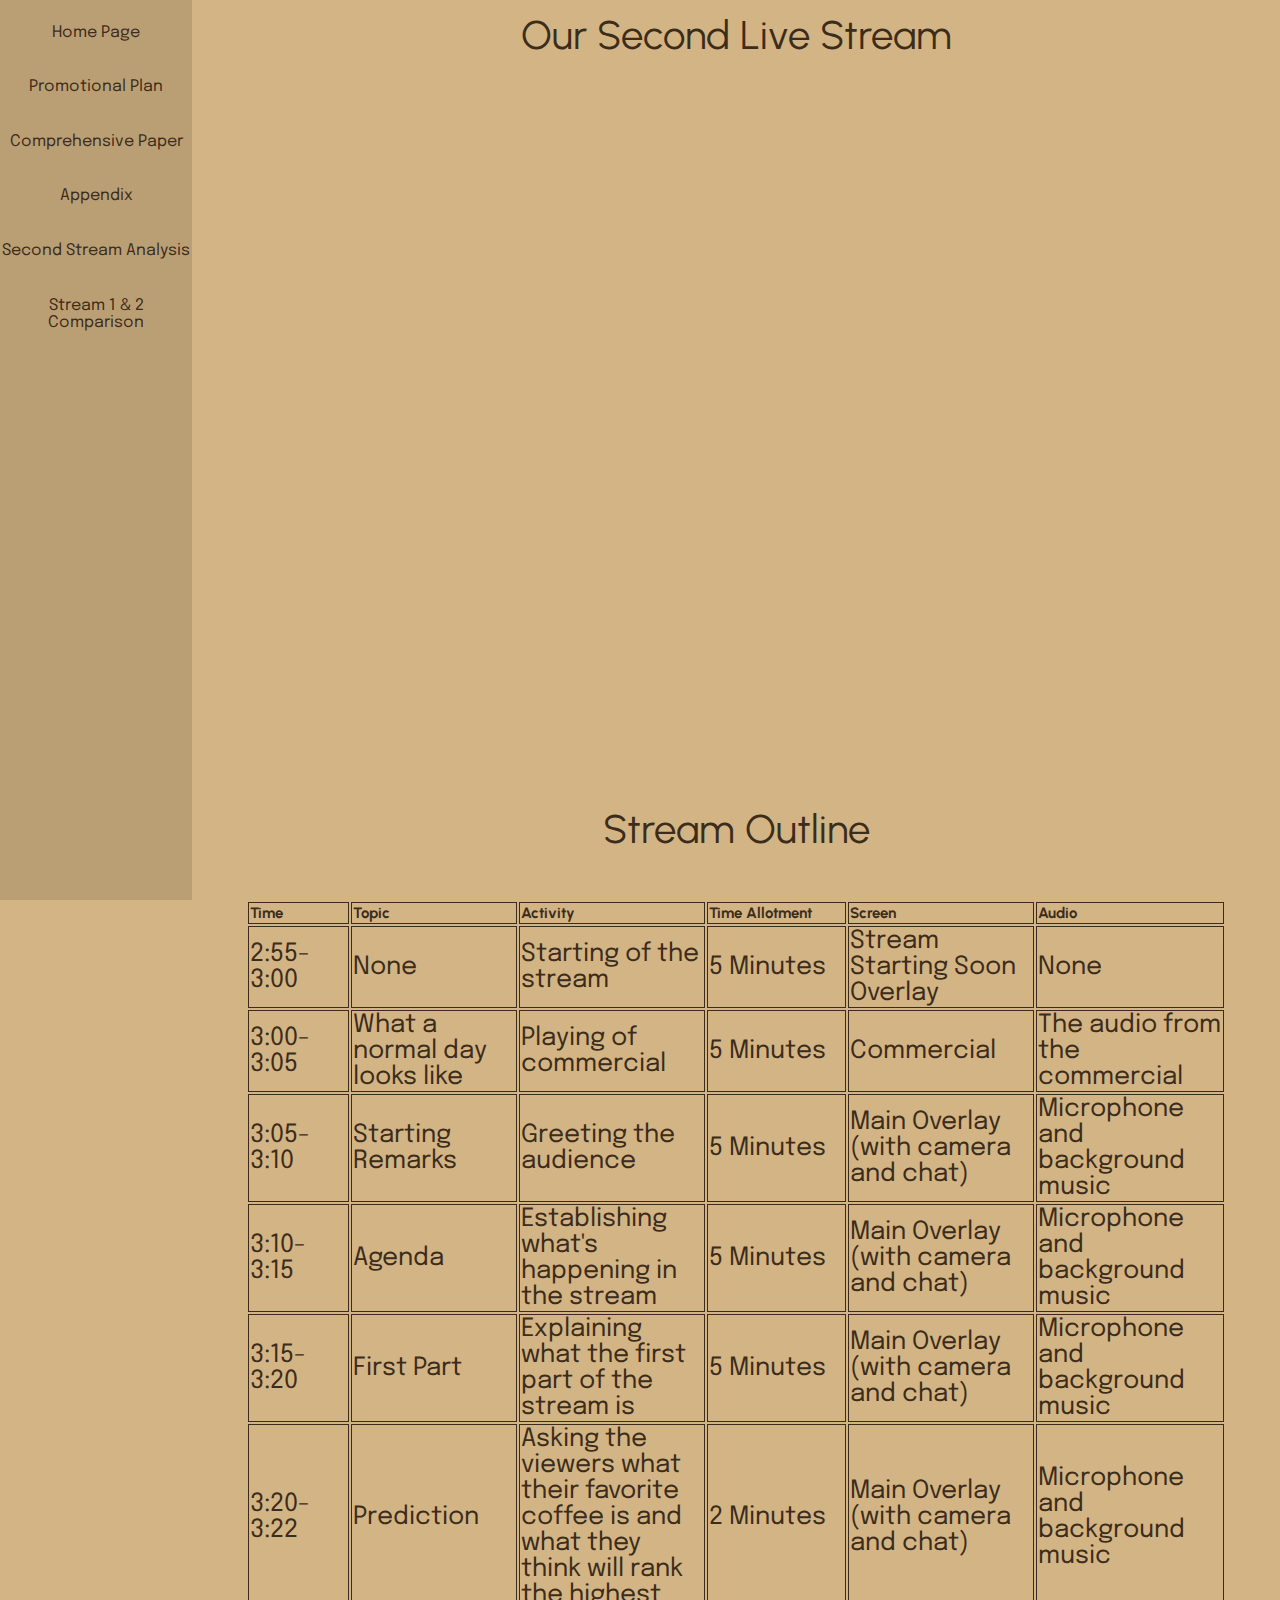
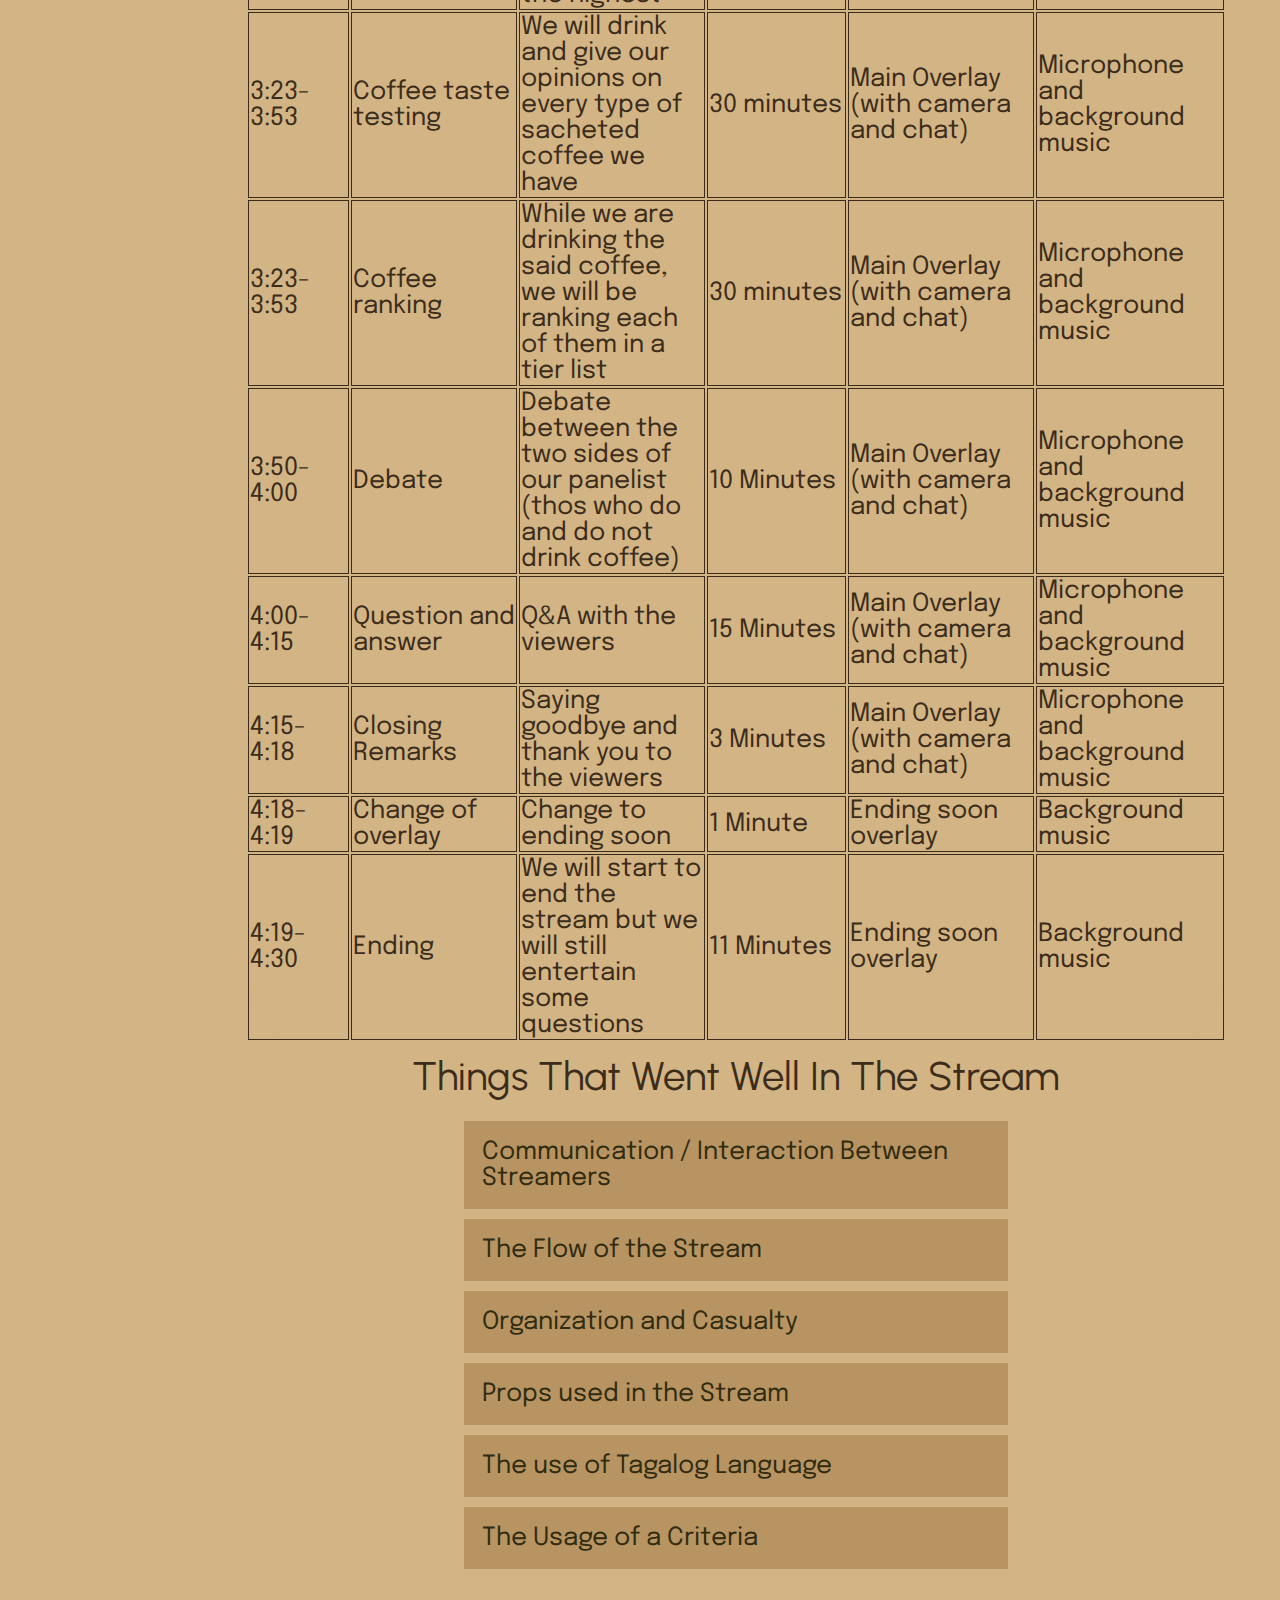
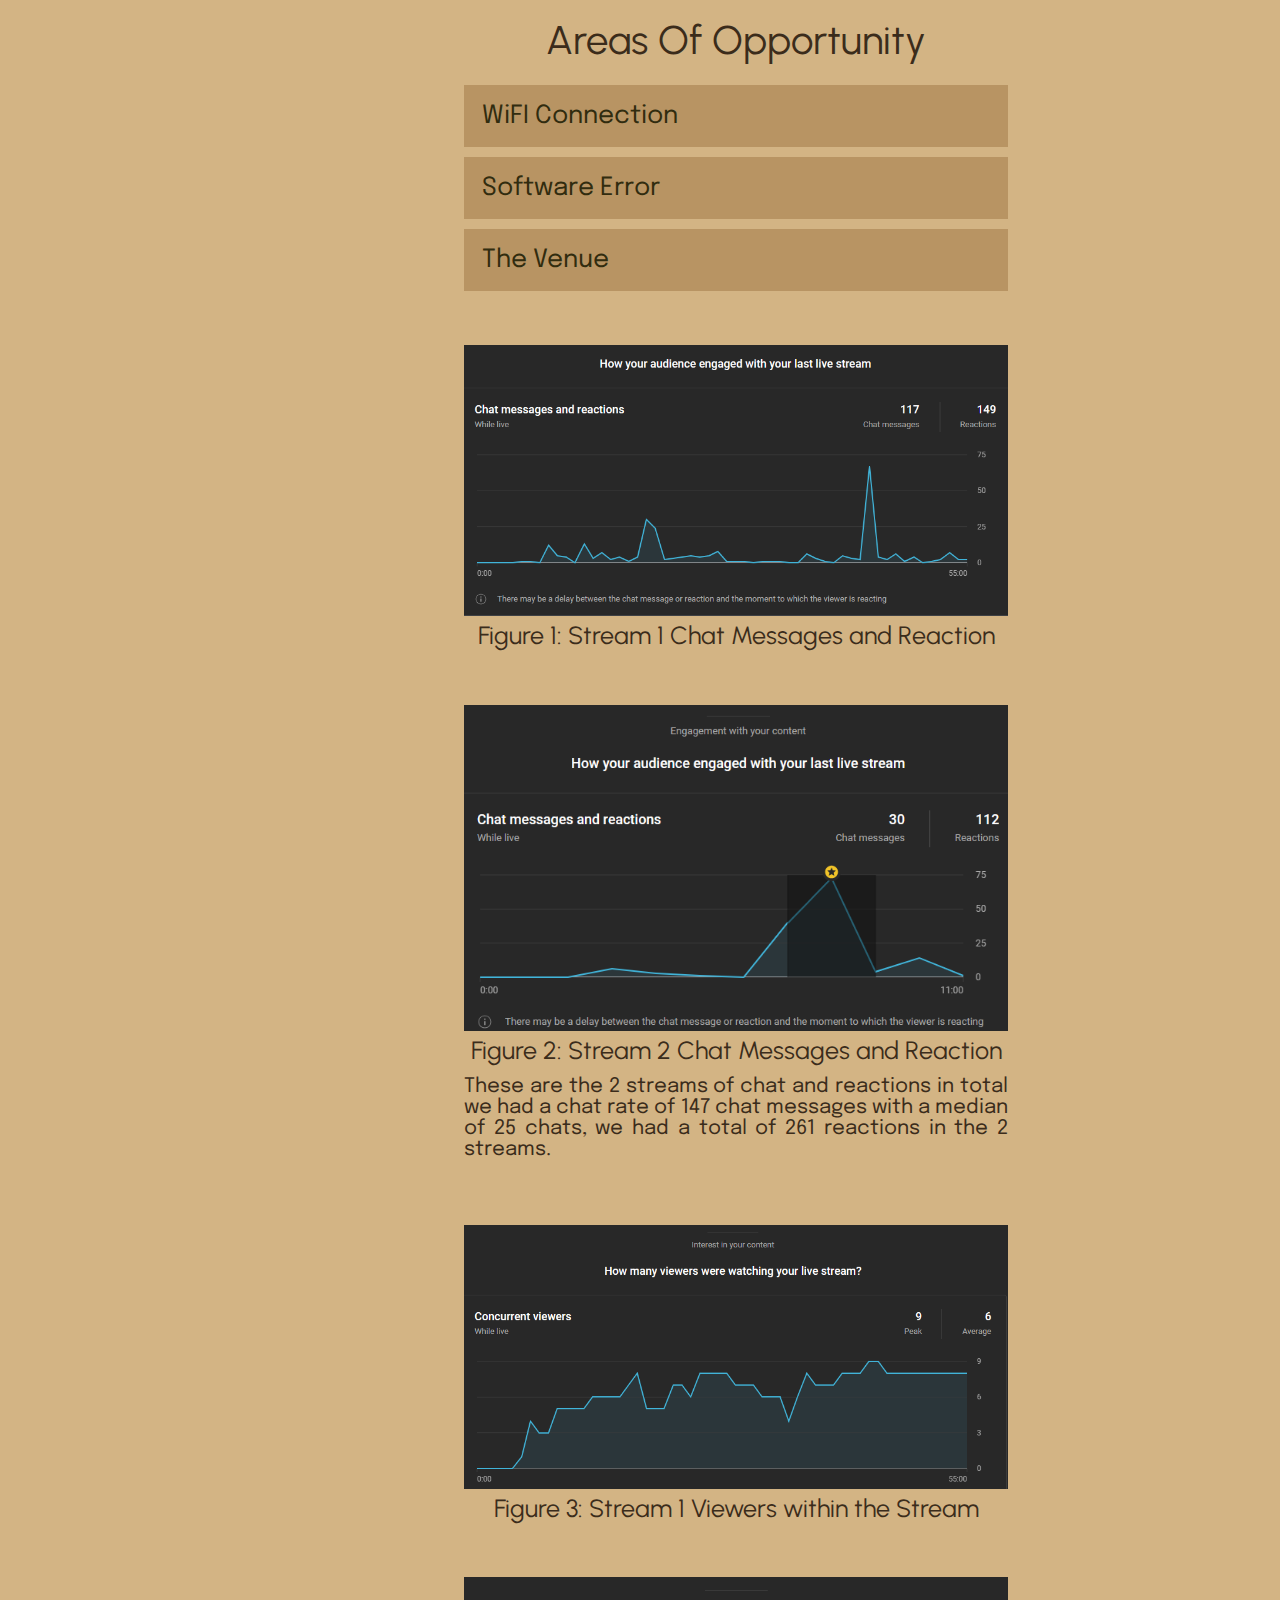
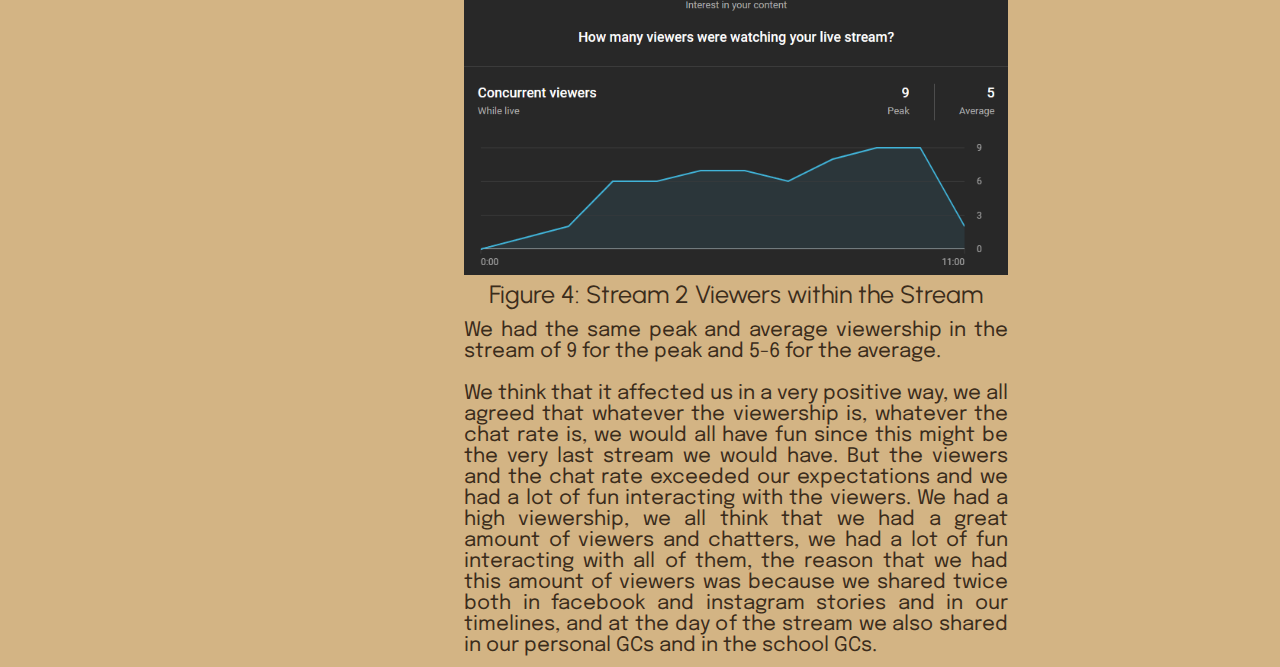
<file: stream-analysis2.html>
<!DOCTYPE html>
<html>

    <head>

        <link rel="preconnect" href="https://fonts.googleapis.com">
        <link rel="preconnect" href="https://fonts.gstatic.com" crossorigin>
        <link href="https://fonts.googleapis.com/css2?family=Urbanist&display=swap" rel="stylesheet">
    
        <link rel="preconnect" href="https://fonts.googleapis.com">
        <link rel="preconnect" href="https://fonts.gstatic.com" crossorigin>
        <link href="https://fonts.googleapis.com/css2?family=Epilogue&display=swap" rel="stylesheet">
        <link rel="stylesheet" href="style.css">
    </head>

    <body bgcolor="#D3B484">
    

        <ul>
            <li><a href="Home.html">Home Page</a></li>
            <li><a href="Q2.html">Promotional Plan</a></li>
            <li><a href="Comprehensive.html">Comprehensive Paper</a></li>
            <li><a href="appendix.html">Appendix</a></li>
            <li><a href="stream-analysis2.html">Second Stream Analysis</a></li>
                      <li><a href="stream-comparison.html">Stream 1 & 2 Comparison</a></li>
          </ul>

<div style="margin-left:15%">      
<div class="title1">Our Second Live Stream</div>

<center>
<iframe width="1280" height="720" src="https://www.youtube.com/embed/nqJPPjDeuIs?si=S386q8DwAaMTrYjD" title="JAB Multimedia | Coffee Taste testing & Ranking (Maybe A Little Debate Too)" frameborder="0" allow="accelerometer; autoplay; clipboard-write; encrypted-media; gyroscope; picture-in-picture; web-share" allowfullscreen></iframe>
</center>

<div class="title1">
    Stream Outline
    </div>
    <br>&nbsp;<br>
    <div id="textcontainer">
    <table>
        <tr>
          <th>Time</th>
          <th>Topic</th>
          <th>Activity</th>
          <th>Time Allotment</th>
          <th>Screen</th>
          <th>Audio</th>
        </tr>
        <tr>
          <td>2:55-3:00</td>
          <td>None</td>
          <td>Starting of the stream</td>
          <td>5 Minutes</td>
          <td>Stream Starting Soon Overlay</td>
          <td>None</td>
        </tr>
        <tr>
          <td>3:00-3:05</td>
          <td>What a normal day looks like</td>
          <td>Playing of commercial</td>
          <td>5 Minutes</td>
          <td>Commercial</td>
          <td>The audio from the commercial</td>
        </tr>
        <tr>
          <td>3:05-3:10</td>
          <td>Starting Remarks</td>
          <td>Greeting the audience</td>
          <td>5 Minutes</td>
          <td>Main Overlay (with camera and chat)</td>
          <td>Microphone and background music</td>
        </tr>
        <tr>
          <td>3:10-3:15</td>
          <td>Agenda</td>
          <td>Establishing what's happening in the stream</td>
          <td>5 Minutes</td>
          <td>Main Overlay (with camera and chat)</td>
          <td>Microphone and background music</td>
        </tr>
        <tr>
          <td>3:15-3:20</td>
          <td>First Part</td>
          <td>Explaining what the first part of the stream is</td>
          <td>5 Minutes</td>
          <td>Main Overlay (with camera and chat)</td>
          <td>Microphone and background music</td>
        </tr>
        <tr>
          <td>3:20-3:22</td>
          <td>Prediction</td>
          <td>Asking the viewers what their favorite coffee is and what they think will rank the highest</td>
          <td>2 Minutes</td>
          <td>Main Overlay (with camera and chat)</td>
          <td>Microphone and background music</td>
        </tr>   
        <tr>
          <td>3:23-3:53</td>
          <td>Coffee taste testing</td>
          <td>We will drink and give our opinions on every type of sacheted coffee we have</td>
          <td>30 minutes</td>
          <td>Main Overlay (with camera and chat)</td>
          <td>Microphone and background music</td>
        </tr>
        <tr>
          <td>3:23-3:53</td>
          <td>Coffee ranking</td>
          <td>While we are drinking the said coffee, we will be ranking each of them in a tier list</td>
          <td>30 minutes</td>
          <td>Main Overlay (with camera and chat)</td>
          <td>Microphone and background music</td>
        </tr>
    
          <tr>
            <td>3:50-4:00</td>
            <td>Debate</td>
            <td>Debate between the two sides of our panelist (thos who do and do not drink coffee)</td>
            <td>10 Minutes</td>
            <td>Main Overlay (with camera and chat)</td>
            <td>Microphone and background music</td>
          </tr>
          <tr>
            <td>4:00-4:15</td>
            <td>Question and answer</td>
            <td>Q&A with the viewers</td>
            <td>15 Minutes</td>
            <td>Main Overlay (with camera and chat)</td>
            <td>Microphone and background music</td>
          </tr>
          <tr>
            <td>4:15-4:18</td>
            <td>Closing Remarks</td>
            <td>Saying goodbye and thank you to the viewers</td>
            <td>3 Minutes</td>
            <td>Main Overlay (with camera and chat)</td>
            <td>Microphone and background music</td>
          </tr>
          <tr>
            <td>4:18-4:19</td>
            <td>Change of overlay</td>
            <td>Change to ending soon</td>
            <td>1 Minute</td>
            <td>Ending soon overlay</td>
            <td>Background music</td>
          </tr>
          <tr>
            <td>4:19-4:30</td>
            <td>Ending</td>
            <td>We will start to end the stream but we will still entertain some questions</td>
            <td>11 Minutes</td>
            <td>Ending soon overlay</td>
            <td>Background music</td>
          </tr>
      </table>
    
    </div>

<div class="title1">Things That Went Well In The Stream</div>
<center>
<button class="collapsible">Communication / Interaction Between Streamers</button>
            <div class="content">
			<p>Between all of us, we all communicated really well. We shared our own opinions about the coffee freely and without problem, and we all communicated in a casual way that made it look like we had a script, although we do not.</p>
            </div>

            <button class="collapsible">The Flow of the Stream</button>
            <div class="content">
			<p>Our flow was continuous, with no stopping and no dead space within the stream, which I think is a very big positive since the viewers were constantly entertained and not bored because we had long pauses in between.</p>
            </div>

            <button class="collapsible">Organization and Casualty</button>
            <div class="content">
			<p>We were very organized and civilized most of the time, and the flow was connected to our very organized setup since we had all the coffee lined up so that we did not have to scramble around and look for what the next coffee would be. Like stated before, we had that casualty in our tone and our manner that it was almost like we had a script, but we did not.</p>
            </div>
            <button class="collapsible">Props used in the Stream</button>
            <div class="content">
			<p>Prior to the stream, we had bought 15 types of coffee and only drank 13 since we could not drink all of them because we were starting to shake pretty uncontrollably. We had all the coffee, water, and milk on the table so that we could be prepared and ready all throughout the stream. </p>
            </div>

            <button class="collapsible">The use of Tagalog Language</button>
            <div class="content">
			<p>In the last stream we spoke tagalog and in this stream we kept the tagalog to 0 and we were surprised since we did not have a script. </p>
            </div>
            
            <button class="collapsible">The Usage of a Criteria</button>
            <div class="content">
			<p>We made a criteria prior to the stream also since we did not want a bias rating and we had based our rating off the criteria.</p>
            </div>
</center>
<br><br>
            <div class="title1">Areas Of Opportunity</div>
            <center>
            <button class="collapsible">WiFI Connection</button>
                        <div class="content">
						<p>Prior to the stream, we did not take the wifi connection into account and thought that it would be fine since in our last stream the wifi was fine and we did not have any problems like buffering and such, but in this stream we were outside and the wifi connection was not in the best conditions, so with that, we had buffering issues and we had 1 stream stop, but we resolved that within a matter of minutes and reshared the link with everyone.</p>
                        </div>
            
                        <button class="collapsible">Software Error</button>
                        <div class="content">
						<p>The software error was not noticed until half of the stream was done since on our side (the streamers side) in our OBS the chat box was just fine but on the youtube it was just all black and it was a little bit too late when we noticed it. </p>
                        </div>
            
                        <button class="collapsible">The Venue</button>
                        <div class="content">
						<p>We had a slight problem with the venue since we were a little cramped and we had to squeeze a little bit.</p>
                        </div>  
            </center>

<!--

-->
<center>

<img src="2-figure-1.png" alt="Figure1"style="width:50%;height:50%;align;padding-top:5%;">     

</center>

<div class="subtitle" style="padding-right:0%;">Figure 1: Stream 1 Chat Messages and Reaction</div>

<center>
<img src="2-figure-2.png" alt="Figure2"style="width:50%;height:50%;align;padding-top:5%;">  
</center>

<div class="subtitle2" style="padding-right:0%;">Figure 2: Stream 2 Chat Messages and Reaction</div>

<div class="figuretext">
These are the 2 streams of chat and reactions in total we had a chat rate of 147 chat messages with a median of 25 chats, we had a total of 261 reactions in the 2 streams.
</div>  

<center>

<img src="2-figure-3.png" alt="Figure3"style="width:50%;height:50%;align;padding-top:5%;">     

</center>

<div class="subtitle" style="padding-right:0%;">Figure 3: Stream 1 Viewers within the Stream</div>

<center>
<img src="2-figure-4.png" alt="Figure4"style="width:50%;height:50%;align;padding-top:5%;">  
</center>

<div class="subtitle2" style="padding-right:0%;">Figure 4: Stream 2 Viewers within the Stream</div>

<div class="figuretext">
We had the same peak and average viewership in the stream of 9 for the peak and 5-6 for the average. 
<br><br>
We think that it affected us in a very positive way, we all agreed that whatever the viewership is, whatever the chat rate is, we would all have fun since this might be the very last stream we would have. But the viewers and the chat rate exceeded our expectations and we had a lot of fun interacting with the viewers. 

We had a high viewership, we all think that we had a great amount of viewers and chatters, we had a lot of fun interacting 
with all of them, the reason that we had this amount of viewers was because we shared twice both in facebook and instagram stories and in our timelines, and at the day of the stream we also shared in our personal GCs and in the school GCs.
</div>  
            
            <script>
                var coll = document.getElementsByClassName("collapsible");
                var i;

                for (i = 0; i < coll.length; i++) {
                coll[i].addEventListener("click", function() {
                    this.classList.toggle("active");
                    var content = this.nextElementSibling;
                    if (content.style.maxHeight){
                    content.style.maxHeight = null;
                    } else {
                    content.style.maxHeight = content.scrollHeight + "px";
                    } 
                });
                }
            </script>

</body>
</html>
</file>
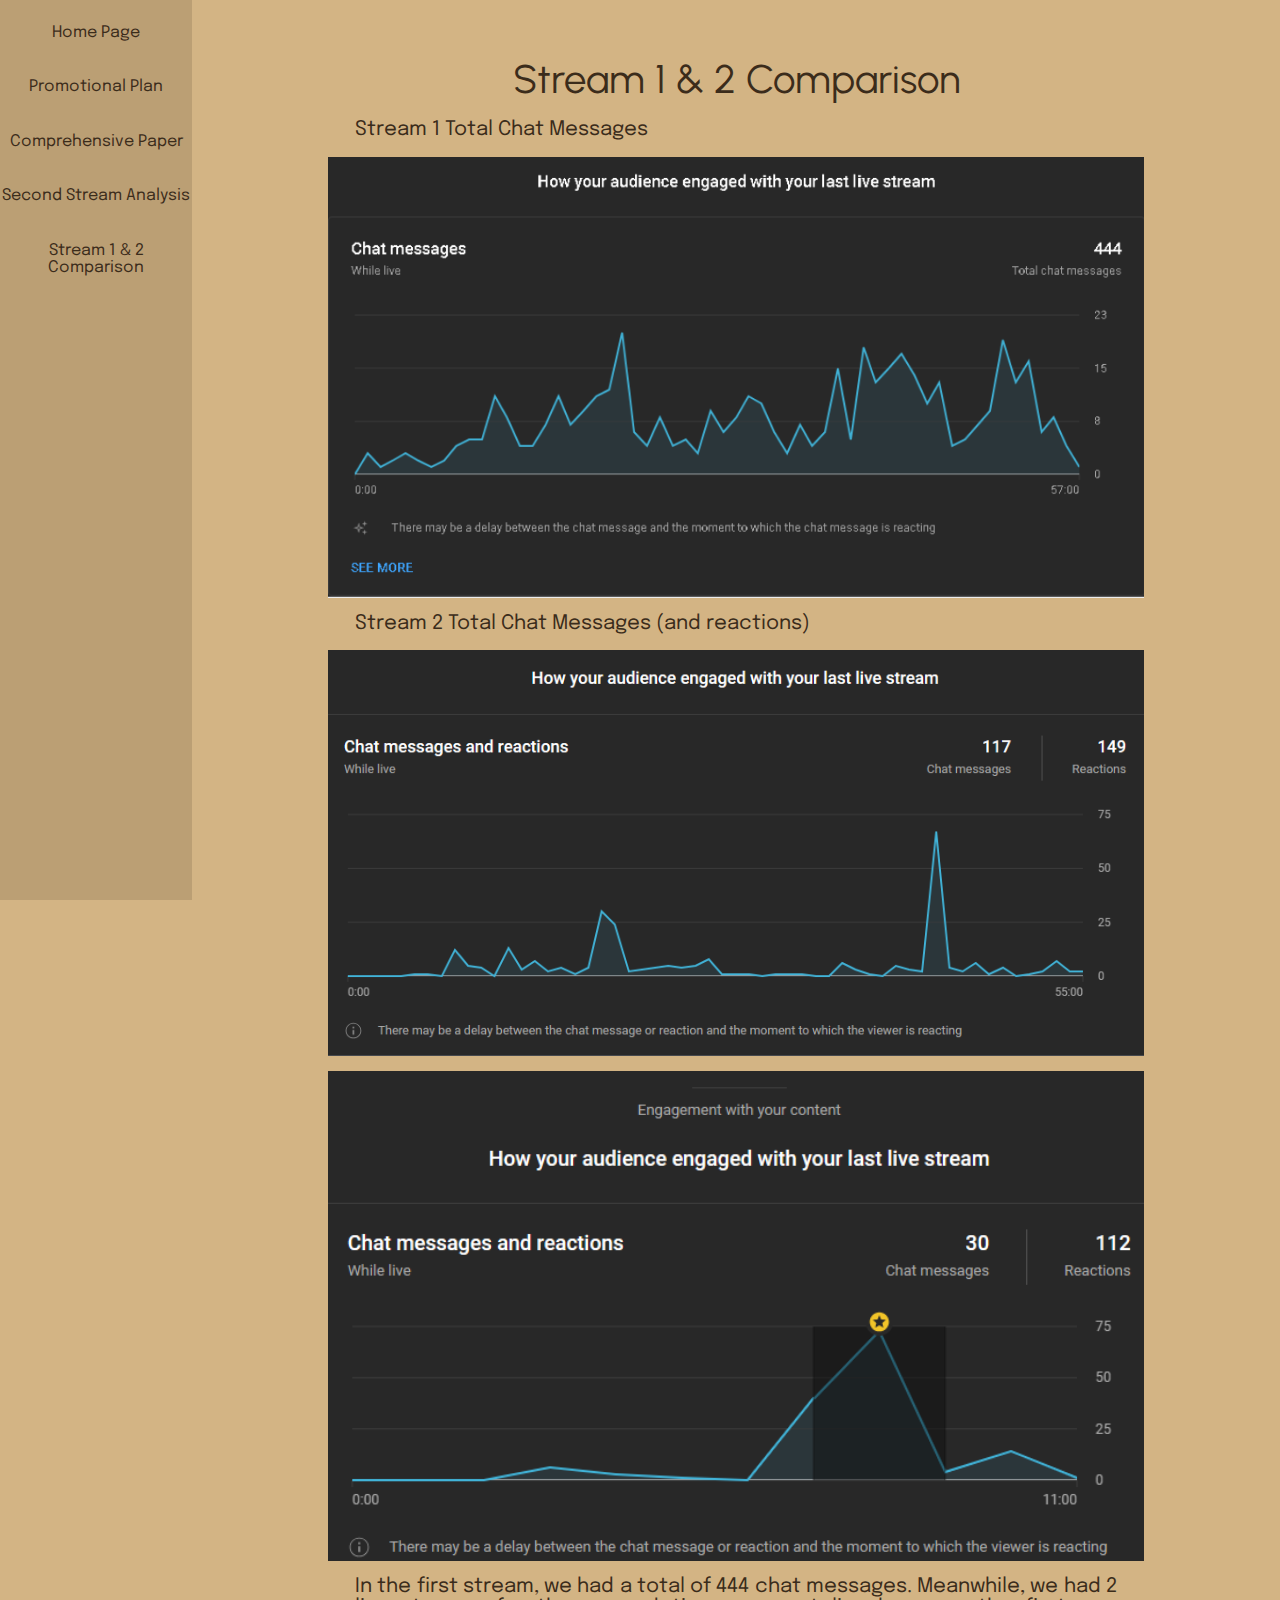
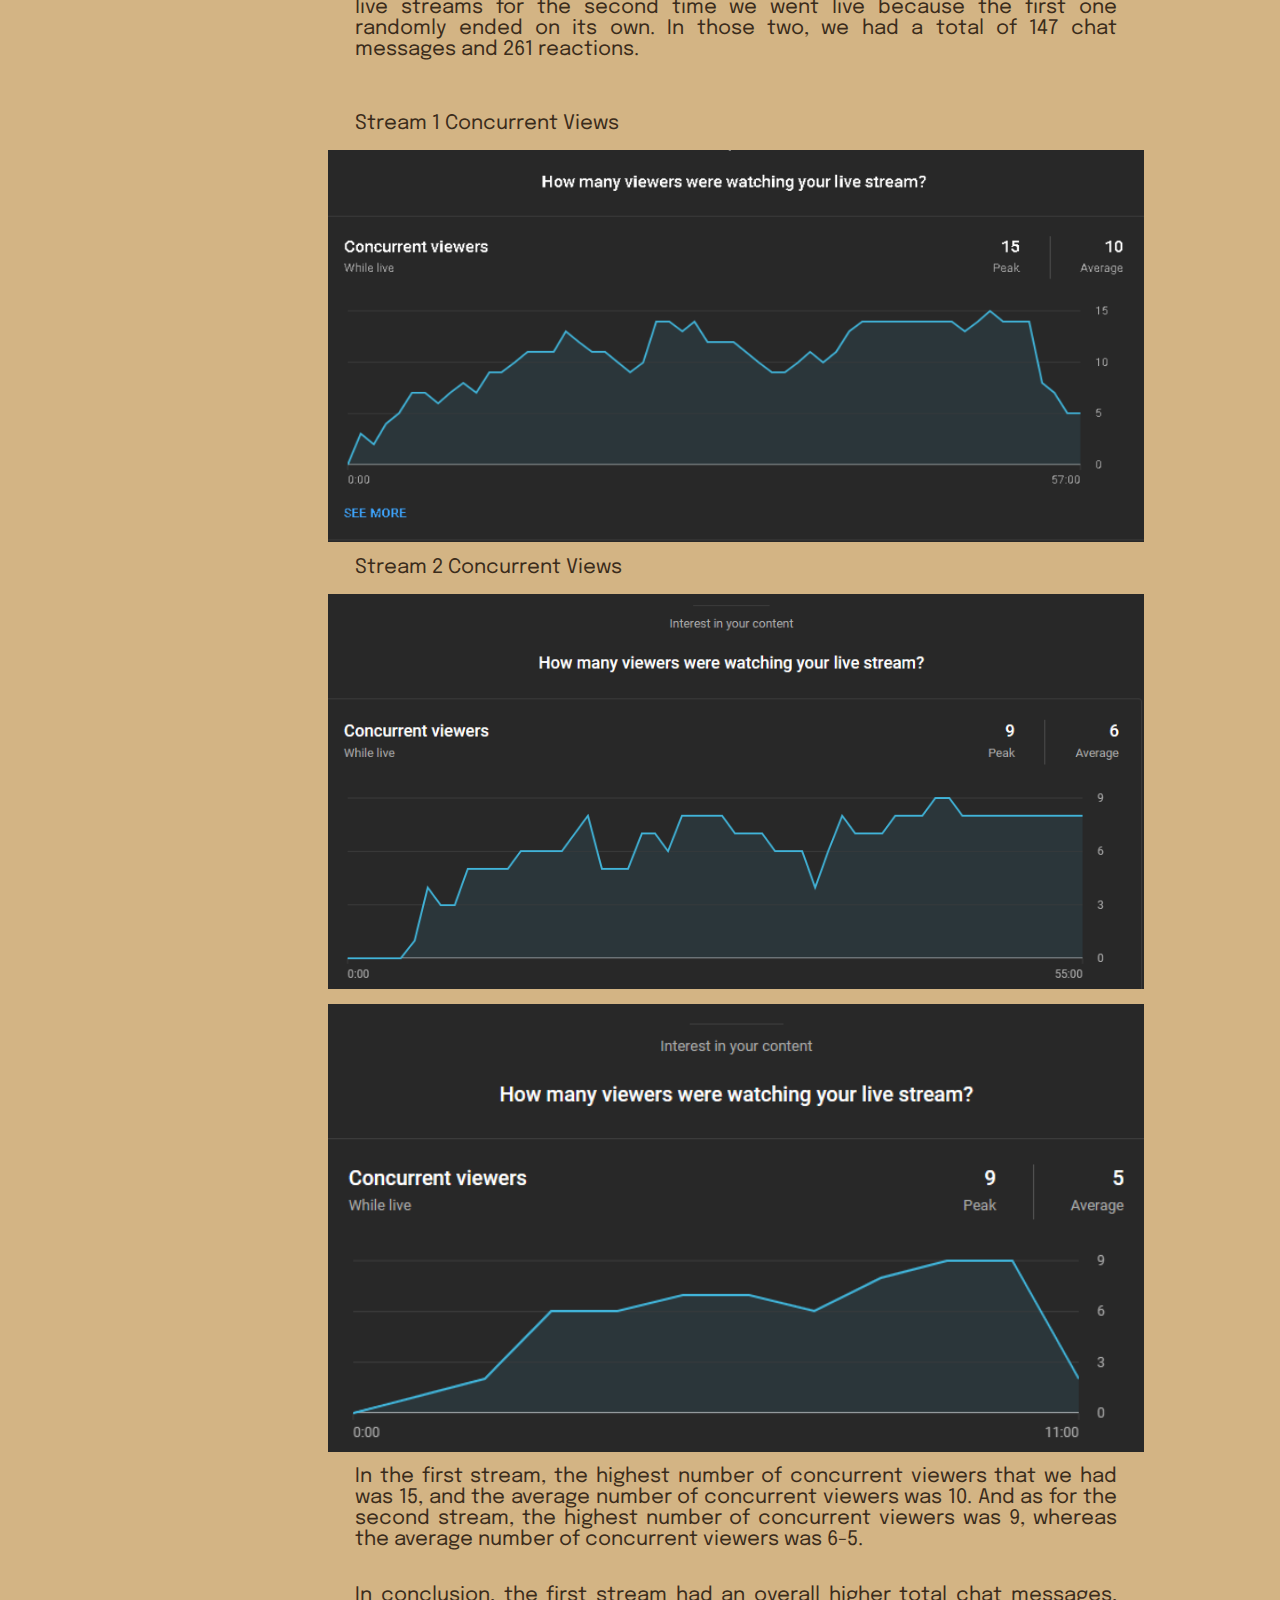
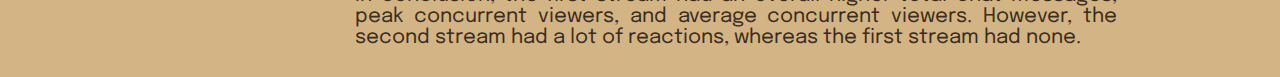
<file: stream-comparison.html>
<!DOCTYPE html>
<html>
<head>

	<link rel="preconnect" href="https://fonts.googleapis.com">
	<link rel="preconnect" href="https://fonts.gstatic.com" crossorigin>
	<link href="https://fonts.googleapis.com/css2?family=Urbanist&display=swap" rel="stylesheet">

	<link rel="preconnect" href="https://fonts.googleapis.com">
	<link rel="preconnect" href="https://fonts.gstatic.com" crossorigin>
	<link href="https://fonts.googleapis.com/css2?family=Epilogue&display=swap" rel="stylesheet">
    <link rel="stylesheet" href="style.css">
</head>

<body bgcolor="#D3B484">

	<ul>
		<li><a href="Home.html">Home Page</a></li>
		<li><a href="Q2.html">Promotional Plan</a></li>
		<li><a href="Comprehensive.html">Comprehensive Paper</a></li>
        <li><a href="stream-analysis2.html">Second Stream Analysis</a></li>
            <li><a href="stream-comparison.html">Stream 1 & 2 Comparison</a></li>
	  </ul>


<span>&nbsp;</span>

<div style="margin-left:15%">

<div class="title1">Stream 1 & 2 Comparison</div>

<div class="about">Stream 1 Total Chat Messages</div>
<center>
<img src="figure1.png" style="width:75%;height:auto;padding-top:0.5%;padding-bottom:0.5%;">
</center>

<div class="about">Stream 2 Total Chat Messages (and reactions)</div>
<center>
<img src="2-figure-1.png" style="width:75%;height:auto;padding-top:0.5%;padding-bottom:0.5%;">
<br>
<img src="2-figure-2.png" style="width:75%;height:auto;padding-top:0.5%;padding-bottom:0.5%;">
</center>

<div class="about">
In the first stream, we had a total of 444 chat messages. Meanwhile, we had 2 live streams for the second time we went live because the first one randomly ended on its own. In those two, we had a total of 147 chat messages and 261 reactions.
</div>
<br>
<br>

<div class="about">Stream 1 Concurrent Views</div>
<center>
<img src="figure2.png" style="width:75%;height:auto;padding-top:0.5%;padding-bottom:0.5%;">
</center>

<div class="about">Stream 2 Concurrent Views</div>
<center>
<img src="2-figure-3.png" style="width:75%;height:auto;padding-top:0.5%;padding-bottom:0.5%;">
<br>
<img src="2-figure-4.png" style="width:75%;height:auto;padding-top:0.5%;padding-bottom:0.5%;">
</center>

<div class="about">
In the first stream, the highest number of concurrent viewers that we had was 15, and the average number of concurrent viewers was 10. And as for the second stream, the highest number of concurrent viewers was 9, whereas the average number of concurrent viewers was 6-5.
</div>
<br>
<div class="about">
In conclusion, the first stream had an overall higher total chat messages, peak concurrent viewers, and average concurrent viewers. However, the second stream had a lot of reactions, whereas the first stream had none.
</div>
<br>

</body>
</html>
</file>
<file: style.css>
::-webkit-scrollbar {
  width: 15px;
  height: 1px;
}

::-webkit-scrollbar-track {
  background: #D3B484;
}

::-webkit-scrollbar-thumb {
  background: #C89D5C;
  border-radius: 20px;
}

::-webkit-scrollbar-thumb:hover {
  background: #CFAC75;
}

::selection {
  background: rgb(196, 152, 94);
}

/* FAQ collapisbles */
.collapsible {
	background-color: #b89463;
	color: #312c0f;
	cursor: pointer;
	padding: 18px;
	margin-top: 10px;
	width: 50%;
	border: none;
	text-align: left;
	outline: none;
	font-size: 25px;
	font-family: 'Epilogue', sans-serif;
}

.active, .collapsible:hover {
	background-color: #a58558;
}

.collapsible:after {
	content: '\002B';
	color: #b89463;
	font-weight: bold;
	float: right;
	margin-left: 5px;
}

.active:after {
	content: "\2212";
}

.content {
	padding: 0 18px;
	max-height: 0;
	overflow: hidden;
	transition: max-height 0.2s ease-out;
	background-color: #D3B484;
	height: auto;
	width: 50%;
	text-align: left;
}




            .facebook,.instagram,.youtube a:link {
                color: #3B2C1B;
            }

            .facebook,.instagram,.youtube a:visited {
                color: #3B2C1B;
            }

            .facebook,.instagram,.youtube a:hover {
                color: #3B2C1B;
                text-decoration: none;
            }

            .facebook,.instagram,.youtube a:active {
                color: #3B2C1B;
            }

span {
   font-size: 3vw;
   color: #3B2C1B;
}

h1 {
	text-align: center;
	font-weight: 300;
}

#textcontainer {
	width: 90%;
	margin-left: 5%;
	background-color: #D3B484;
    border-bottom: 5%;
    border-radius: 5%;
    border-color: #9E7D5A;
}

p {
	margin-left: 2.5%;
	margin-right: 2.5%;
	color: #3B2C1B;
	font-family: 'Epilogue', sans-serif;
}

button {
	margin-left: 0px;
	margin-right: 0px;
	padding: 0;
	border: 0px solid black;
	color: #9b7141;
}

body {
	padding: 0;
	margin: 0;
}

h1{
    font-family: 'Epilogue', sans-serif;
    color: #3B2C1B;
}

/* TABLE */

th, td{
border:0.5px solid #3B2C1B;
font-family: 'Epilogue', sans-serif;
}

th{
	text-align: center;
	font-family: 'Urbanist', sans-serif;
	font-size: 15px;
	color: #3B2C1B;
	text-align: left;
}

td{
	word-wrap:break-word; width:5%;
	text-align: center;
	font-family: 'Epilogue', sans-serif;
	color: #3B2C1B;
	font-size: 25px;
	text-align: left;
}


.facebook{
    background-color: #c4a373;
    height: auto;
	font-size: 25px;
	text-align: center;
	padding-bottom: 4%;
	padding-left: 35px;
	font-family: 'Epilogue', sans-serif;
}

.facebook p{
	padding-top: 10px;
	padding-bottom: 20px;
	padding-left: 8%;
	text-align: center;
	padding-right: 8%;
}


.instagram{
	background-color: #b89463;
	height: auto;
	text-align: center;
	font-size: 25px;
	padding-bottom: 7%;
	font-family: 'Epilogue', sans-serif;
}

.instagram p{
	padding-top: 5px;
	text-align: center;
}


.youtube{
	background-color: #ad8e61;
	height: auto;
	text-align: center;
	font-size: 25px;
	padding-bottom: 8%;
	font-family: 'Epilogue', sans-serif;
}

.youtube p{
	padding-top: 10px;
	text-align: center;
}


.title1{
	color: #3B2C1B;
	text-align: center;
	font-size:40px;
	padding: 1% 0 1% 0;
	font-family: 'Urbanist', sans-serif;
}

.subtitle{
	color: #3B2C1B;
	text-align: center;
	font-size:25px;
	font-family: 'Urbanist', sans-serif;
	padding-right:20%;
}

.subtitle2{
	color: #3B2C1B;
	text-align: center;
	font-size:25px;
	font-family: 'Urbanist', sans-serif;
	padding-right:36.5%;
}

.subtitle3{
	color: #3B2C1B;
	text-align: center;
	font-size:25px;
	font-family: 'Urbanist', sans-serif;

}

.figuretext{
	color: #3B2C1B;
	font-size: 20px;
	font-family: 'Epilogue', sans-serif;
	text-align: justify;
	padding-bottom: 1%;
	padding-left: 25%;
	padding-right: 25%;
	padding-top: 1%;
}

.image{
	display: block;
	margin-left: auto;
	margin-right: auto;
}

.textmain{
	color: #3B2C1B;
	font-size: 20px;
	font-family: 'Epilogue', sans-serif;
	text-align: center;
	padding-bottom: 1%;
}

.about{
	color: #3B2C1B;
	font-size: 20px;
	font-family: 'Epilogue', sans-serif;
	text-align: justify;
	padding-bottom: 1%;
	padding-left: 15%;
	padding-right: 15%;
	padding-top: 0.5%;
}

.lefttext{
text-align: left;
color: #3B2C1B;
font-size: 20px;
padding-left:5px ;
font-family: 'Epilogue', sans-serif;
float: center;
}

.righttext{
text-align: right;
color: #3B2C1B;
font-size: 20px;
padding-right:5px ;
font-family: 'Epilogue', sans-serif;
float: center;
}

.teamcolor{
	background-color: #a0845b;
	color: #3B2C1B;
	text-align: center;
	font-size:30px;
	font-family: 'Epilogue', sans-serif;
}

.teamtitle{
	background-color: #a0845b;
	color: #3B2C1B;
	text-align: center;
	font-size:40px;
	font-family: 'Urbanist', sans-serif;
}


/*MEET THE TEAM*/

.text {
	text-align: center;
}

.left {
	height: 500px;
	width: 15%;
	float: left;
	text-align: center;
	padding: 0px 50px 0px 20px;
}

.middle {
	height: 500px;
	width: 15%;
	float: left;
	text-align: center;
	padding: 0px 50px 0px 20px;
}

.right {
	height: 500px;
	width: 15%;
	float: left;
	text-align: center;
	padding: 0px 50px 0px 20px;
}

ul {
	list-style-type: none;
	margin: 0;
	padding: 0;
	overflow: hidden;
	background-color: #bb9f74;
	display: flex;
	flex-direction: column;
	top: 0;
	position: fixed;
	height: 100%;
	width: 15%;
  }
  
  li {
	float: left;
	color:#8d6a42;
	text-align: center;
	padding-top: 5%;
  }
  
  li a {
	display: block;
	color: #3B2C1B;
	text-align: center;
	padding: 14px 0.5px;
	text-decoration: none;
	font-family: 'Epilogue', sans-serif;
  }
  
  li a:hover {
	background-color: #6d5335;
  }
</file>
